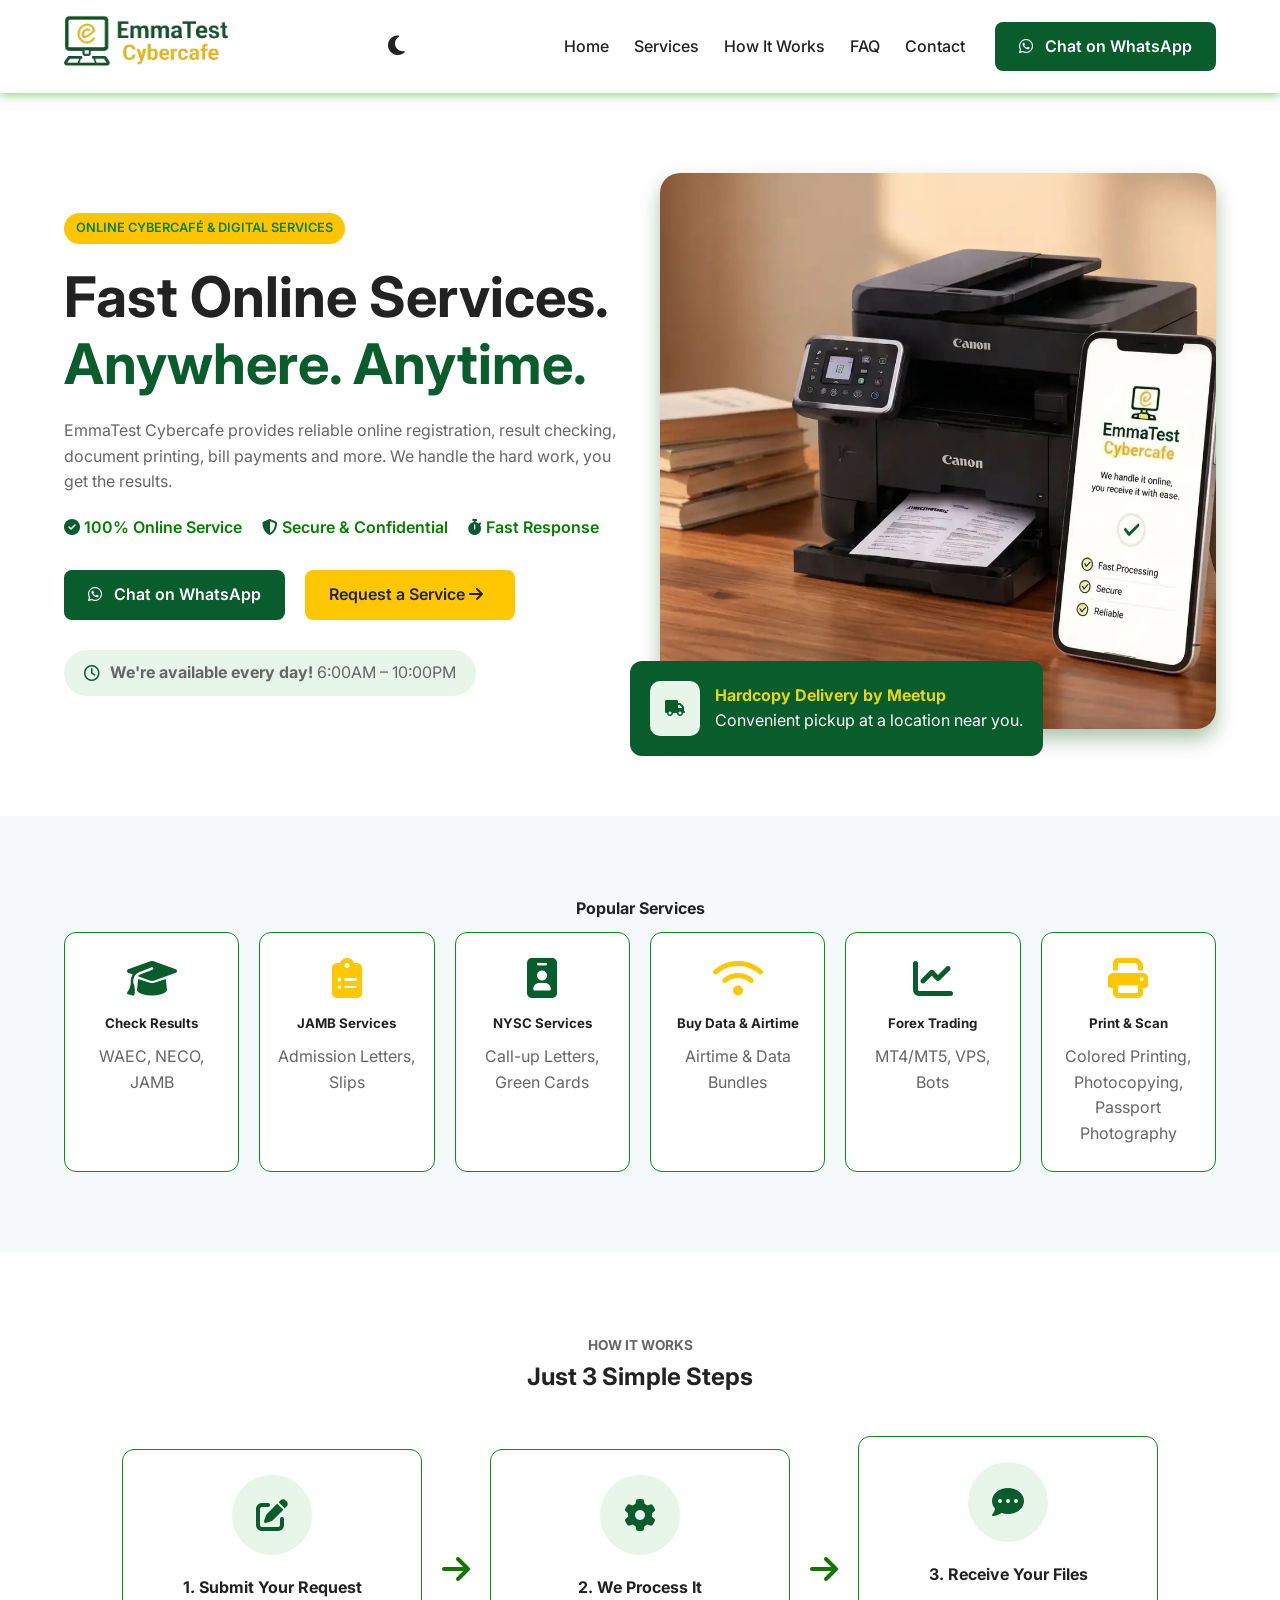
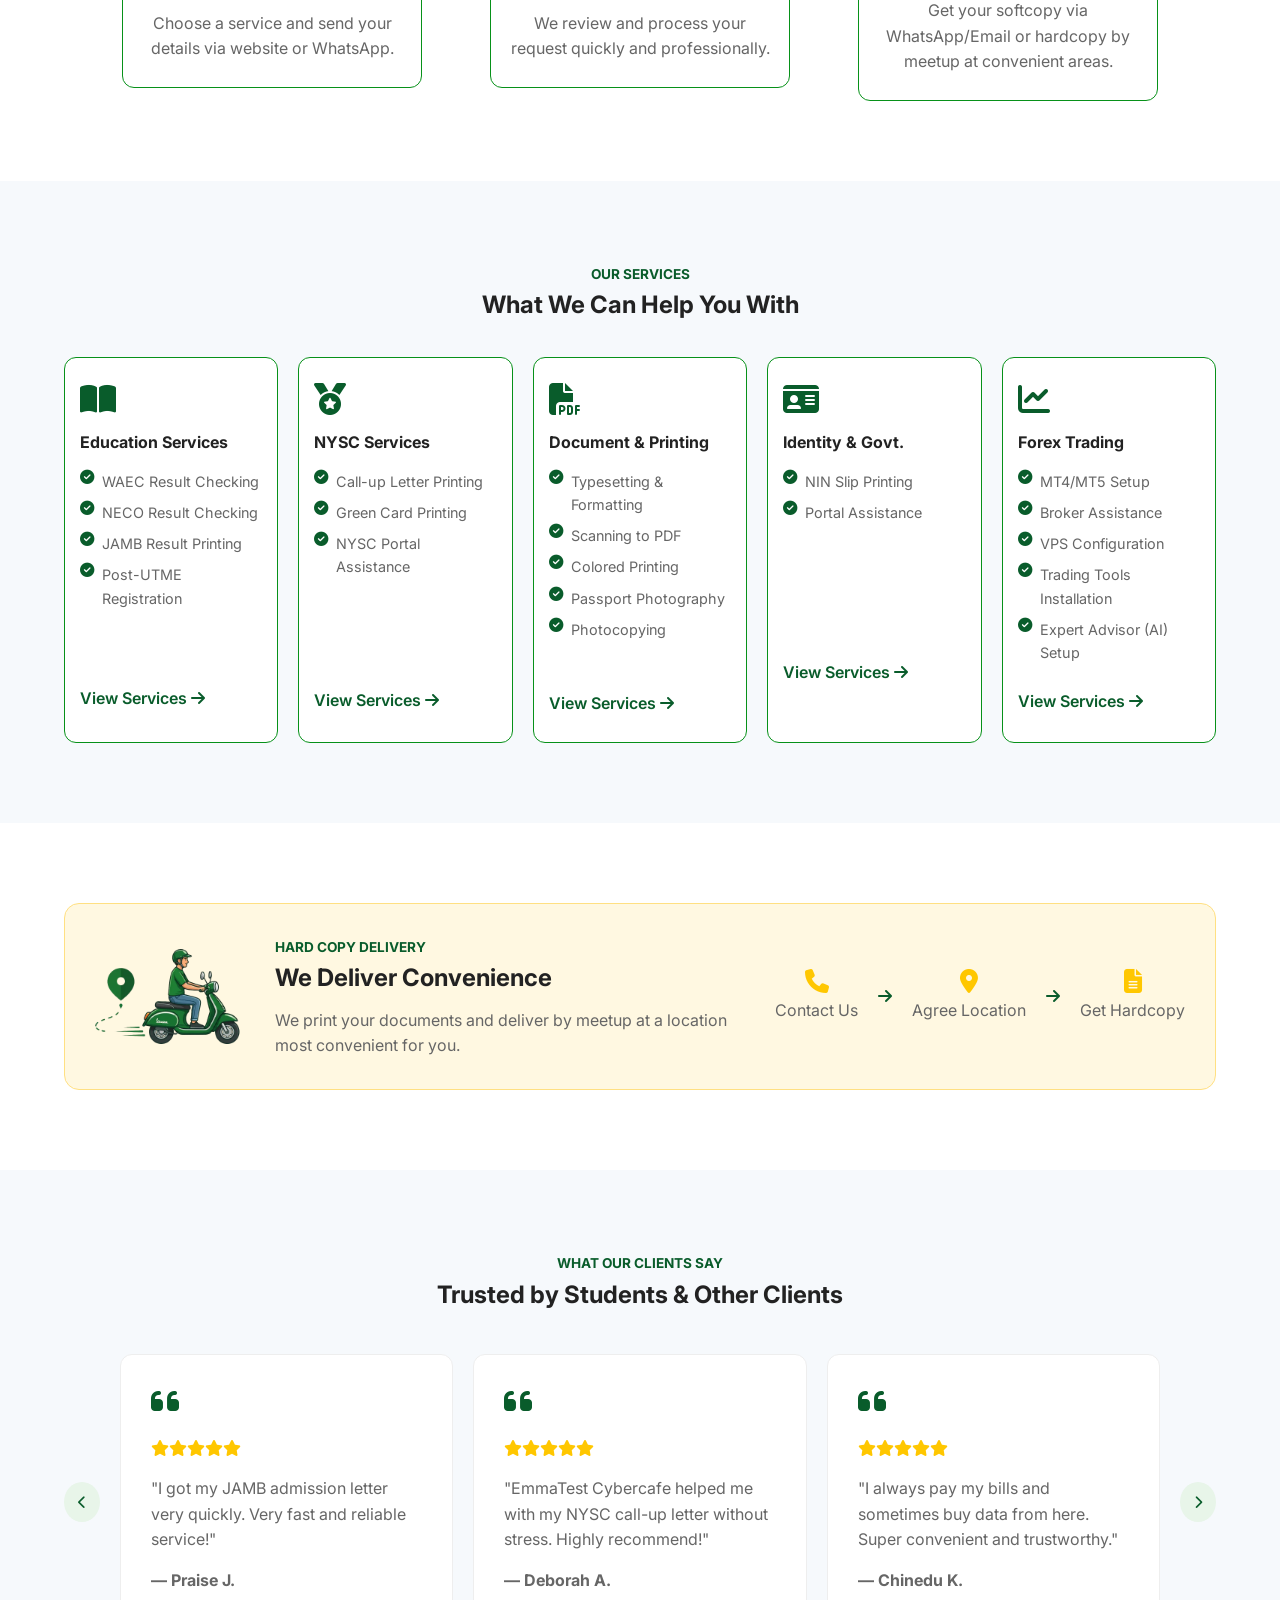
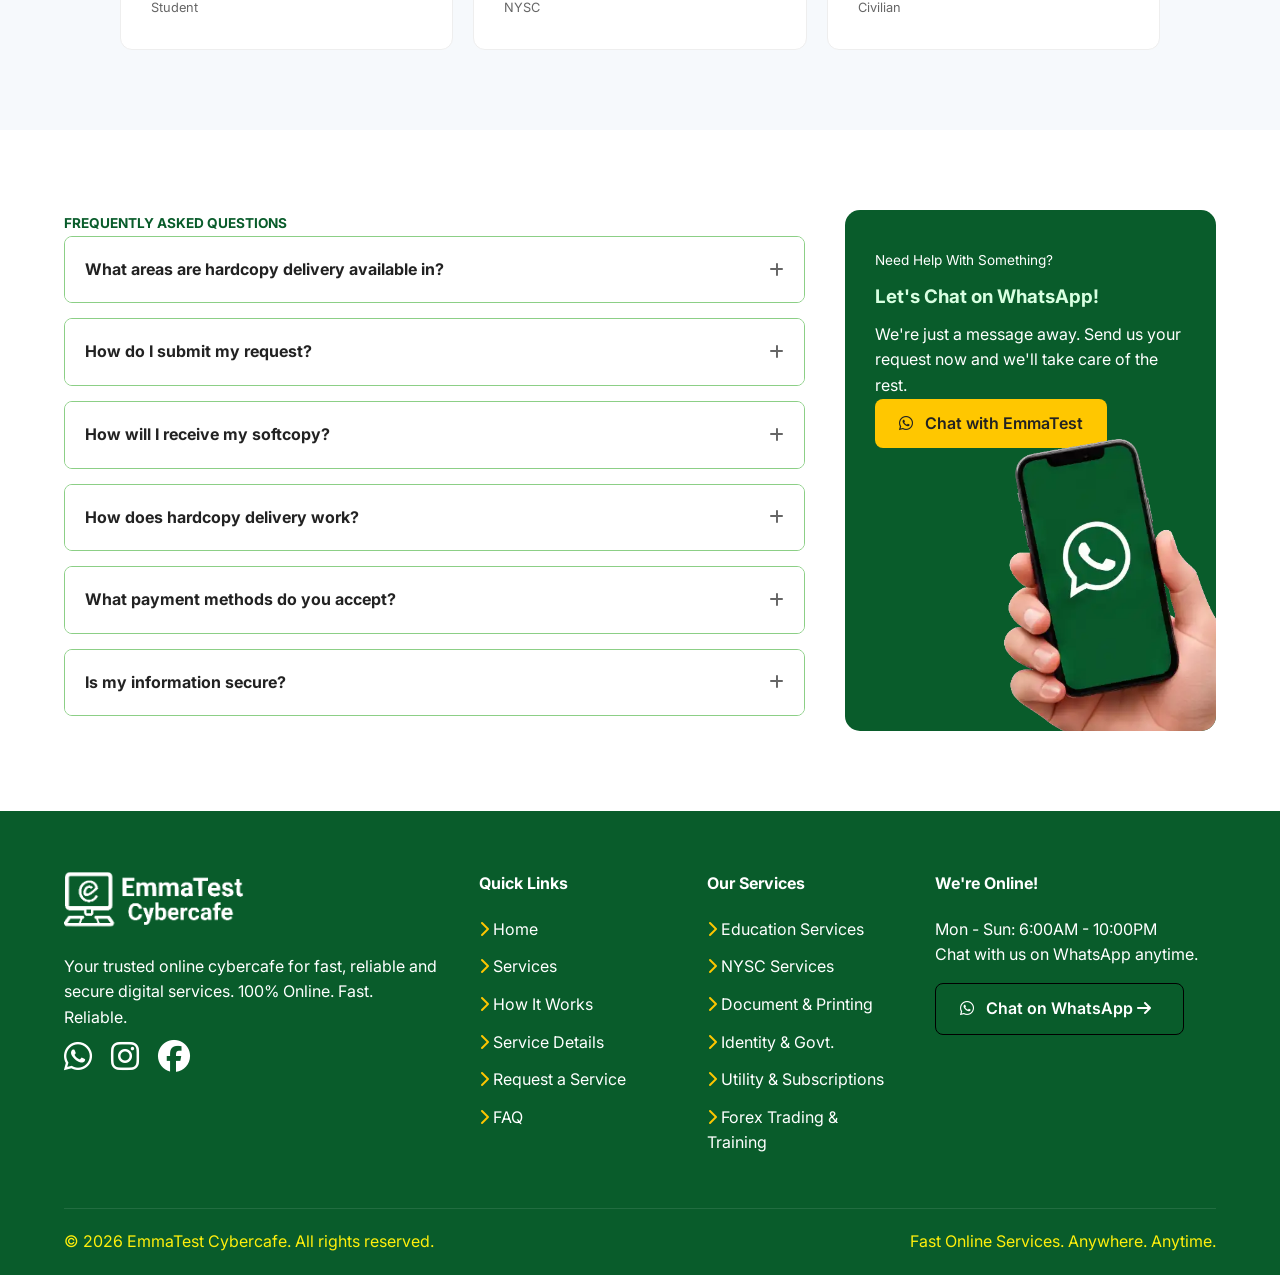
<file: index.html>
<!DOCTYPE html>
<html lang="en">
<head>
    <meta charset="UTF-8">
    <meta name="viewport" content="width=device-width, initial-scale=1.0">
    <!-- Google tag (gtag.js) -->
    <script async src="https://www.googletagmanager.com/gtag/js?id=G-Z7LPN3E5WN"></script>
    <script>
    window.dataLayer = window.dataLayer || [];
    function gtag(){dataLayer.push(arguments);}
    gtag('js', new Date());

    gtag('config', 'G-Z7LPN3E5WN');
    </script>
    <meta name="google-site-verification" content="nEKgjVgNc_v4L0ELZXLwwJlzJTwfhxwVfBPLZarvjWM" />
    <title>EmmaTest Cybercafe | Fast 100% Online Digital Services</title>
    <meta name="description" content="Your trusted online cybercafe in Nigeria. Get fast, reliable assistance for JAMB, NYSC, document printing, utility bills, and Forex setup without leaving your home.">
    <meta name="keywords" content="online cybercafe, cybercafe Ogbomoso, NYSC registration, JAMB printing, Forex trading setup, document printing Nigeria">
    
    <link rel="canonical" href="https://emmanu31la.github.io/EmmaTest-Cybercafe/" />
    
    <meta property="og:title" content="EmmaTest Cybercafe | 100% Online Services">
    <meta property="og:description" content="Fast online registrations, NYSC, document printing, and Forex setup. Submit your request anywhere, anytime.">
    <meta property="og:image" content="images/hero-printer-phone.webp">
    <meta property="og:type" content="website">
    <link href="https://fonts.googleapis.com/css2?family=Inter:wght@400;500;600;700&display=swap" rel="stylesheet">
    <link rel="stylesheet" href="https://cdnjs.cloudflare.com/ajax/libs/font-awesome/6.4.0/css/all.min.css">
    <link rel="stylesheet" href="style.css">
    
    <link rel="apple-touch-icon" sizes="180x180" href="apple-touch-icon.png">
    <link rel="icon" type="image/png" sizes="32x32" href="favicon-32x32.png">
    <link rel="icon" type="image/png" sizes="16x16" href="favicon-16x16.png">
    <link rel="icon" type="image/png" sizes="192x192" href="android-chrome-192x192.png">
    <link rel="icon" href="favicon.ico">
    <link rel="manifest" href="site.webmanifest">

    <!-- Force Google to use the correct Site Name -->
    <script type="application/ld+json">
    {
      "@context": "https://schema.org",
      "@type": "WebSite",
      "name": "EmmaTest Cybercafe",
      "url": "https://emmanu31la.github.io/EmmaTest-Cybercafe/"
    }
    </script>
</head>
<body id="home">
    <header id="header">
        <div class="nav-container">
            <a href="#home" class="logo">
                <img src="images/logo.webp" alt="EmmaTest Cybercafe Logo" id="site-logo">
            </a>
            
            <div style="display: flex; align-items: center; gap: 20px;">
                <button id="theme-toggle" class="theme-btn" aria-label="Toggle Dark Mode">
                    <i class="fas fa-moon"></i>
                </button>
                <div class="menu-icon" id="menu-icon">
                    <i class="fas fa-bars"></i>
                </div>
            </div>
            <nav id="navbar">
                <ul class="nav-links">
                    <li><a href="#home" class="nav-link">Home</a></li>
                    <li><a href="#services" class="nav-link">Services</a></li>
                    <li><a href="#how-it-works" class="nav-link">How It Works</a></li>
                    <li><a href="#faq" class="nav-link">FAQ</a></li>
                    <li><a href="#footer" class="nav-link">Contact</a></li>
                </ul>
                <a href="https://wa.me/2348055755066" target="_blank" rel="noopener" class="btn btn-primary wa-link">
                    <i class="fab fa-whatsapp"></i> Chat on WhatsApp
                </a>
            </nav>
        </div>
    </header>

    <section class="hero section-padding">
        <div class="hero-content">
            <span class="badge">ONLINE CYBERCAFÉ & DIGITAL SERVICES</span>
            <h1>Fast Online Services.<br><span class="text-green">Anywhere. Anytime.</span></h1>
            <p>EmmaTest Cybercafe provides reliable online registration, result checking, document printing, bill payments and more. We handle the hard work, you get the results.</p>

            <ul class="hero-features">
                <li><i class="fas fa-check-circle text-green"></i> 100% Online Service</li>
                <li><i class="fas fa-shield-alt text-green"></i> Secure & Confidential</li>
                <li><i class="fas fa-stopwatch text-green"></i> Fast Response</li>
            </ul>

            <div class="hero-buttons">
                <a href="https://wa.me/2348055755066" target="_blank" rel="noopener" class="btn btn-primary wa-link"><i class="fab fa-whatsapp"></i> Chat on WhatsApp</a>
                <a href="request-service.html" class="btn btn-yellow">Request a Service <i class="fas fa-arrow-right"></i></a>
            </div>

            <div class="availability">
                <i class="far fa-clock text-green"></i>
                <div>
                    <strong>We're available every day!</strong>
                    <span>6:00AM – 10:00PM</span>
                </div>
            </div>
        </div>

        <div class="hero-image-container">
            <img src="images/hero-printer-phone.webp" alt="Printer and Phonne" class="main-img">
            <div class="floating-card hover-float">
                <div class="icon-box"><i class="fas fa-truck text-green"></i></div>
                <div>
                    <h4>Hardcopy Delivery by Meetup</h4>
                    <p>Convenient pickup at a location near you.</p>
                </div>
            </div>
        </div>
    </section>

    <section class="quick-services section-padding bg-light">
        <h4 class="text-center section-hub">Popular Services</h4>
        <div class="grid-container cards-6">
            <div class="card hover-float text-center">
                <i class="fas fa-graduation-cap icon-large text-green"></i>
                <h5>Check Results</h5>
                <p>WAEC, NECO, JAMB</p>
            </div>
            <div class="card hover-float text-center">
                <i class="fas fa-clipboard-list icon-large text-yellow"></i>
                <h5>JAMB Services</h5>
                <p>Admission Letters, Slips</p>
            </div>
            <div class="card hover-float text-center">
                <i class="fas fa-id-badge icon-large text-green"></i>
                <h5>NYSC Services</h5>
                <p>Call-up Letters, Green Cards</p>
            </div>
            <div class="card hover-float text-center">
                <i class="fas fa-wifi icon-large text-yellow"></i>
                <h5>Buy Data & Airtime</h5>
                <p>Airtime & Data Bundles</p>
            </div>
            <div class="card hover-float text-center">
                <i class="fas fa-chart-line icon-large text-green"></i>
                <h5>Forex Trading</h5>
                <p>MT4/MT5, VPS, Bots</p>
            </div>
            <div class="card hover-float text-center">
                <i class="fas fa-print icon-large text-yellow"></i>
                <h5>Print & Scan</h5>
                <p>Colored Printing, Photocopying, Passport Photography</p>
            </div>
        </div>
    </section>

    <section id="how-it-works" class="section-padding text-center">
        <span class=" uppercase font-bold text-small">How It Works</span>
        <h2>Just 3 Simple Steps</h2>
        <div class="steps-container">
            <div class="step card hover-float">
                <div class="step-icon"><i class="fas fa-edit"></i></div>
                <h4>1. Submit Your Request</h4>
                <p>Choose a service and send your details via website or WhatsApp.</p>
            </div>
            <i class="fas fa-arrow-right step-arrow"></i>
            <div class="step card hover-float">
                <div class="step-icon"><i class="fas fa-cog"></i></div>
                <h4>2. We Process It</h4>
                <p>We review and process your request quickly and professionally.</p>
            </div>
            <i class="fas fa-arrow-right step-arrow"></i>
            <div class="step card hover-float">
                <div class="step-icon"><i class="fas fa-comment-dots"></i></div>
                <h4>3. Receive Your Files</h4>
            <p>Get your softcopy via WhatsApp/Email or hardcopy by meetup at convenient areas.</p>
            </div>
        </div>
    </section>

    <section id="services" class="section-padding bg-light">
        <div class="text-center mb-4">
            <span class="text-green uppercase font-bold text-small">Our Services</span>
            <h2>What We Can Help You With</h2>
        </div>
        <div class="grid-container cards-5">
            <div class="card service-card hover-float">
                <i class="fas fa-book-open icon-medium text-green"></i>
                <h4>Education Services</h4>
                <ul>
                    <li><i class="fas fa-check-circle text-green"></i> WAEC Result Checking</li>
                    <li><i class="fas fa-check-circle text-green"></i> NECO Result Checking</li>
                    <li><i class="fas fa-check-circle text-green"></i> JAMB Result Printing</li>
                    <li><i class="fas fa-check-circle text-green"></i> Post-UTME Registration</li>
                </ul><br><br>
                <a href="service-details.html" class="link-green">View Services <i class="fas fa-arrow-right"></i></a>
            </div>
            <div class="card service-card hover-float">
                <i class="fas fa-medal icon-medium text-green"></i>
                <h4>NYSC Services</h4>
                <ul>
                    <li><i class="fas fa-check-circle text-green"></i> Call-up Letter Printing</li>
                    <li><i class="fas fa-check-circle text-green"></i> Green Card Printing</li>
                    <li><i class="fas fa-check-circle text-green"></i> NYSC Portal Assistance</li><br>
                </ul><br><br>
                <a href="service-details.html" class="link-green">View Services <i class="fas fa-arrow-right"></i></a>
            </div>
            <div class="card service-card hover-float">
                <i class="fas fa-file-pdf icon-medium text-green"></i>
                <h4>Document & Printing</h4>
                <ul>
                    <li><i class="fas fa-check-circle text-green"></i> Typesetting & Formatting</li>
                    <li><i class="fas fa-check-circle text-green"></i> Scanning to PDF</li>
                    <li><i class="fas fa-check-circle text-green"></i> Colored Printing</li>
                    <li><i class="fas fa-check-circle text-green"></i> Passport Photography</li>
                    <li><i class="fas fa-check-circle text-green"></i> Photocopying</li>
                </ul><br>
                <a href="service-details.html" class="link-green">View Services <i class="fas fa-arrow-right"></i></a>
            </div>
            <div class="card service-card hover-float">
                <i class="fas fa-id-card icon-medium text-green"></i>
                <h4>Identity & Govt.</h4>
                <ul>
                    <li><i class="fas fa-check-circle text-green"></i> NIN Slip Printing</li>
                    <li><i class="fas fa-check-circle text-green"></i> Portal Assistance</li><br>
                </ul><br><br><br>
                <a href="service-details.html" class="link-green">View Services <i class="fas fa-arrow-right"></i></a>
            </div>
            <div class="card service-card hover-float">
                <i class="fas fa-chart-line icon-medium text-green"></i>
                <h4>Forex Trading</h4>
                <ul>
                    <li><i class="fas fa-check-circle text-green"></i> MT4/MT5 Setup</li>
                    <li><i class="fas fa-check-circle text-green"></i> Broker Assistance</li>
                    <li><i class="fas fa-check-circle text-green"></i> VPS Configuration</li>
                    <li><i class="fas fa-check-circle text-green"></i> Trading Tools Installation</li>
                    <li><i class="fas fa-check-circle text-green"></i> Expert Advisor (AI) Setup</li>
                </ul>
                <a href="service-details.html" class="link-green">View Services <i class="fas fa-arrow-right"></i></a>
            </div>
        </div>
    </section>

    <section class="section-padding">
        <div class="delivery-banner hover-float">
            <img src="images/scooter.webp" alt="Hardcopy document delivery meetup in Ogbomoso" class="scooter-img">
            <div class="banner-text">
                <span class="text-green uppercase text-small font-bold">Hard Copy Delivery</span>
                <h2>We Deliver Convenience</h2>
                <p>We print your documents and deliver by meetup at a location most convenient for you.</p>
            </div>
            <div class="banner-steps">
                <div class="b-step"><i class="fas fa-phone text-yellow"></i> <p>Contact Us</p></div>
                <i class="fas fa-arrow-right text-green"></i>
                <div class="b-step"><i class="fas fa-map-marker-alt text-yellow"></i> <p>Agree Location</p></div>
                <i class="fas fa-arrow-right text-green"></i>
                <div class="b-step"><i class="fas fa-file-alt text-yellow"></i> <p>Get Hardcopy</p></div>
            </div>
        </div>
    </section>

    <section id="testimonials" class="section-padding text-center bg-light">
        <span class="text-green uppercase font-bold text-small">What Our Clients Say</span>
        <h2>Trusted by Students & Other Clients</h2>

        <div class="testimonial-wrapper">
            <button id="prevTestimonial" class="slider-btn" title="Previous testimonial" aria-label="Previous testimonial"><i class="fas fa-chevron-left"></i></button>
            <div class="testimonial-container" id="testimonial-container">
            </div>
            <button id="nextTestimonial" class="slider-btn" title="Next testimonial" aria-label="Next testimonial"><i class="fas fa-chevron-right"></i></button>
        </div>
    </section>

    <section id="faq" class="section-padding">
        <div class="faq-chat-grid">
            <div class="faq-section">
                <span class="text-green uppercase font-bold text-small">Frequently Asked Questions</span>
                <div class="accordion">
                    <div class="accordion-item">
                        <div class="accordion-header">
                            <h4>What areas are hardcopy delivery available in?</h4>
                            <i class="fas fa-plus"></i>
                        </div>
                        <div class="accordion-content">
                            <p>Hard Copy meet up for delivery is only available in various places in Ogbomoso, Oyo Nigeria. Delivery to other states will include an additional shipping fee.</p>
                        </div>
                    </div>
                    <div class="accordion-item">
                        <div class="accordion-header">
                            <h4>How do I submit my request?</h4>
                            <i class="fas fa-plus"></i>
                        </div>
                        <div class="accordion-content">
                            <p>You can submit your request by clicking any "Request a Service" button or sending us a direct message on WhatsApp with your details.</p>
                        </div>
                    </div>
                    <div class="accordion-item">
                        <div class="accordion-header">
                            <h4>How will I receive my softcopy?</h4>
                            <i class="fas fa-plus"></i>
                        </div>
                        <div class="accordion-content">
                            <p>Softcopies are securely sent directly to your WhatsApp or Email address upon completion.</p>
                        </div>
                    </div>
                    <div class="accordion-item">
                        <div class="accordion-header">
                            <h4>How does hardcopy delivery work?</h4>
                            <i class="fas fa-plus"></i>
                        </div>
                        <div class="accordion-content">
                            <p>We agree on a convenient public meetup location and bring your printed documents directly to you.</p>
                        </div>
                    </div>
                    <div class="accordion-item">
                        <div class="accordion-header">
                            <h4>What payment methods do you accept?</h4>
                            <i class="fas fa-plus"></i>
                        </div>
                        <div class="accordion-content">
                            <p>We accept bank transfers. Account details will be provided when you finalize your request.</p>
                        </div>
                    </div>
                    <div class="accordion-item">
                        <div class="accordion-header">
                            <h4>Is my information secure?</h4>
                            <i class="fas fa-plus"></i>
                        </div>
                        <div class="accordion-content">
                            <p>Yes, 100%!. All personal data and login details provided for registrations are kept strictly confidential and deleted after service completion.</p>
                        </div>
                    </div>
                </div>
            </div>
            <div class="cta-card hover-float">
                <div class="cta-content">
                    <p class="text-small">Need Help With Something?</p>
                    <h3>Let's Chat on WhatsApp!</h3>
                    <p>We're just a message away. Send us your request now and we'll take care of the rest.</p>
                    <a href="https://wa.me/2348055755066" target="_blank" rel="noopener" class="btn btn-yellow wa-link"><i class="fab fa-whatsapp"></i> Chat with EmmaTest</a>
                </div>
                <img src="images/hand-phone.webp" alt="Appointments and requests can me made online through your mobile phone" class="cta-img">
            </div>
        </div>
    </section>

    <footer id="footer">
        <div class="footer-grid">
            <div class="footer-brand">
                <img src="images/logo.webp" alt="Logo" class="footer-logo">
                <p>Your trusted online cybercafe for fast, reliable and secure digital services. 100% Online. Fast. Reliable.</p>
                <div class="social-icons">
                    <a href="https://wa.me/2348055755066" target="_blank" rel="noopener" title="Chat on WhatsApp" aria-label="Chat on WhatsApp"><i class="fab fa-whatsapp"></i></a>
                    <a href="https://instagram.com" target="_blank" rel="noopener" title="Follow on Instagram" aria-label="Follow on Instagram"><i class="fab fa-instagram"></i></a>
                    <a href="https://facebook.com" target="_blank" rel="noopener" title="Follow on Facebook" aria-label="Follow on Facebook"><i class="fab fa-facebook"></i></a>
                </div>
            </div>
            <div class="footer-links">
                <h4>Quick Links</h4>
                <ul>
                    <li><i class="fas fa-chevron-right text-yellow"></i> <a href="index.html#home">Home</a></li>
                    <li><i class="fas fa-chevron-right text-yellow"></i> <a href="index.html#services">Services</a></li>
                    <li><i class="fas fa-chevron-right text-yellow"></i> <a href="index.html#how-it-works">How It Works</a></li>
                    <li><i class="fas fa-chevron-right text-yellow"></i> <a href="service-details.html">Service Details</a></li>
                    <li><i class="fas fa-chevron-right text-yellow"></i> <a href="request-service.html">Request a Service</a></li>
                    <li><i class="fas fa-chevron-right text-yellow"></i> <a href="index.html#faq">FAQ</a></li>
                </ul>
            </div>
            <div class="footer-links">
                <h4>Our Services</h4>
                <ul>
                    <li><i class="fas fa-chevron-right text-yellow"></i> <a href="service-details.html">Education Services</a></li>
                    <li><i class="fas fa-chevron-right text-yellow"></i> <a href="service-details.html">NYSC Services</a></li>
                    <li><i class="fas fa-chevron-right text-yellow"></i> <a href="service-details.html">Document & Printing</a></li>
                    <li><i class="fas fa-chevron-right text-yellow"></i> <a href="service-details.html">Identity & Govt.</a></li>
                    <li><i class="fas fa-chevron-right text-yellow"></i> <a href="service-details.html">Utility & Subscriptions</a></li>
                    <li><i class="fas fa-chevron-right text-yellow"></i> <a href="service-details.html">Forex Trading & Training</a></li>
                </ul>
            </div>
            <div class="footer-contact">
                <h4>We're Online!</h4>
                <p>Mon - Sun: 6:00AM - 10:00PM<br>Chat with us on WhatsApp anytime.</p>
                <a href="https://wa.me/2348055755066" target="_blank" rel="noopener" class="btn btn-outline-white wa-link">
                    <i class="fab fa-whatsapp"></i> Chat on WhatsApp <i class="fas fa-arrow-right"></i>
                </a>
            </div>
        </div>
        <div class="footer-bottom">
            <p>&copy; 2026 EmmaTest Cybercafe. All rights reserved.</p>
            <p>Fast Online Services. Anywhere. Anytime.</p>
        </div>
    </footer>

    <script src="script.js"></script>
</body>
</html>
</file>
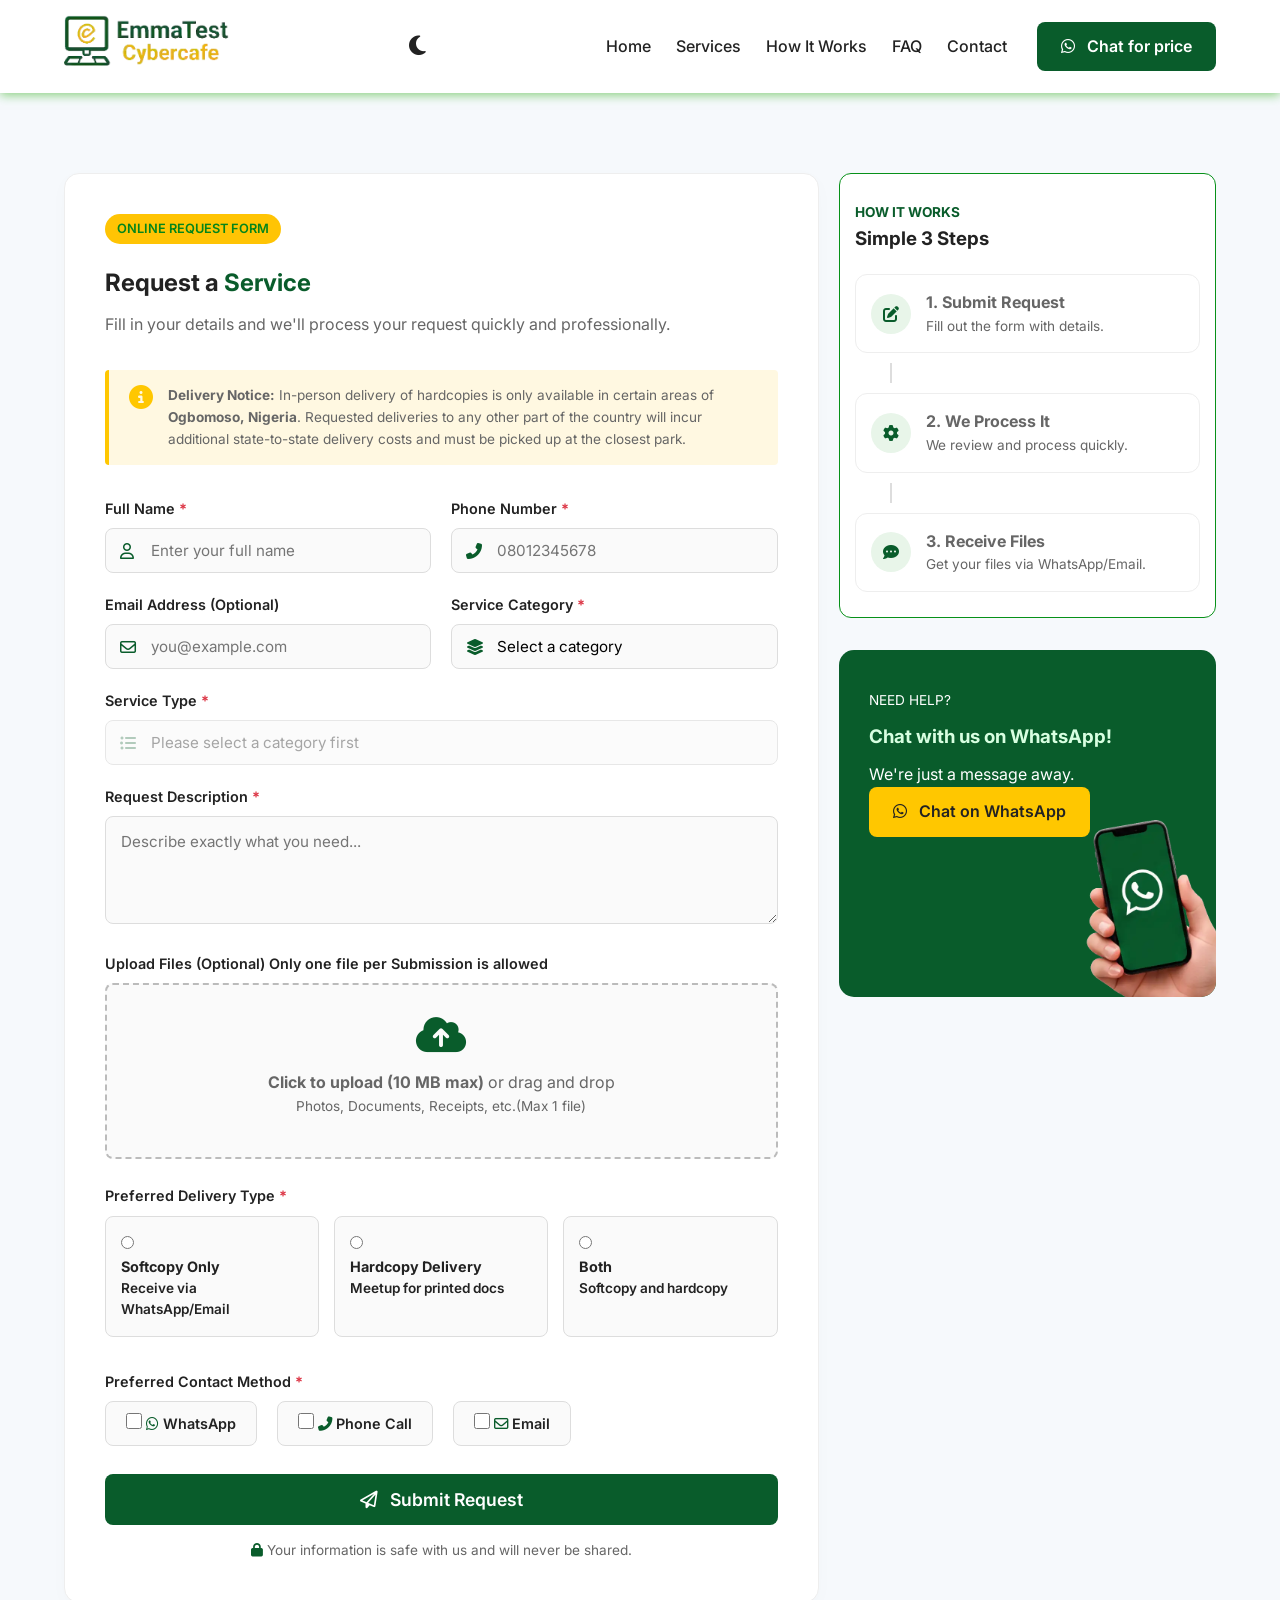
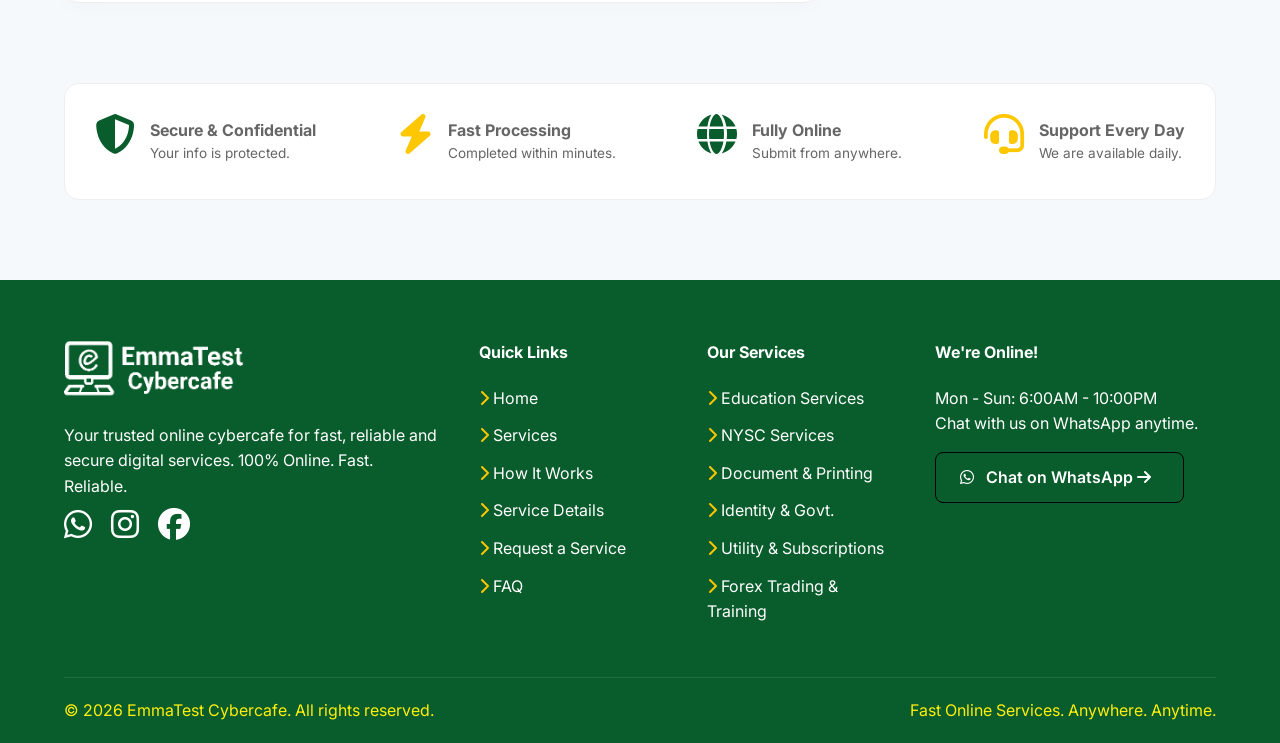
<file: request-service.html>
<!DOCTYPE html>
<html lang="en">
<head>
    <meta charset="UTF-8">
    <meta name="viewport" content="width=device-width, initial-scale=1.0">
    <!-- Google tag (gtag.js) -->
    <script async src="https://www.googletagmanager.com/gtag/js?id=G-Z7LPN3E5WN"></script>
    <script>
    window.dataLayer = window.dataLayer || [];
    function gtag(){dataLayer.push(arguments);}
    gtag('js', new Date());

    gtag('config', 'G-Z7LPN3E5WN');
    </script>
    <title>Request a Service | EmmaTest Cybercafe</title>
    <meta name="description" content="Submit your digital request online. Fast processing for registrations, printing, and Forex services with secure delivery options.">

    <link rel="canonical" href="https://emmanu31la.github.io/EmmaTest-Cybercafe/request-service.html" />

    <link href="https://fonts.googleapis.com/css2?family=Inter:wght@400;500;600;700&display=swap" rel="stylesheet">
    <link rel="stylesheet" href="https://cdnjs.cloudflare.com/ajax/libs/font-awesome/6.4.0/css/all.min.css">
    <link rel="stylesheet" href="style.css">

    <link rel="apple-touch-icon" sizes="180x180" href="apple-touch-icon.png">
    <link rel="icon" type="image/png" sizes="32x32" href="favicon-32x32.png">
    <link rel="icon" type="image/png" sizes="16x16" href="favicon-16x16.png">
    <link rel="icon" href="favicon.ico">
    <link rel="manifest" href="site.webmanifest">
</head>
<body id="home" class="bg-light">

    <header id="header">
        <div class="nav-container">
            <a href="index.html" class="logo">
                <img src="images/logo.webp" alt="EmmaTest Cybercafe Logo" id="site-logo">
            </a>
            <div style="display: flex; align-items: center; gap: 20px;">
                <button id="theme-toggle" class="theme-btn" aria-label="Toggle Dark Mode">
                    <i class="fas fa-moon"></i>
                </button>
                <div class="menu-icon" id="menu-icon">
                    <i class="fas fa-bars"></i>
                </div>
            </div>
            <nav id="navbar">
                <ul class="nav-links">
                    <li><a href="index.html" class="nav-link">Home</a></li>
                    <li><a href="service-details.html" class="nav-link">Services</a></li>
                    <li><a href="index.html#how-it-works" class="nav-link">How It Works</a></li>
                    <li><a href="index.html#faq" class="nav-link">FAQ</a></li>
                    <li><a href="#footer" class="nav-link">Contact</a></li>
                </ul>
                <a href="https://wa.me/2348055755066" target="_blank" rel="noopener" class="btn btn-primary wa-link">
                    <i class="fab fa-whatsapp"></i> Chat for price
                </a>
            </nav>
        </div>
    </header>

    <section class="section-padding">
        <div class="grid-container form-layout-grid">
            
            <div class="form-container">
                <span class="badge mb-2">ONLINE REQUEST FORM</span>
                <h1>Request a <span class="text-green">Service</span></h1>
                <p class="mb-4">Fill in your details and we'll process your request quickly and professionally.</p>

                <div class="disclaimer-banner hover-float mb-4">
                    <i class="fas fa-info-circle text-yellow" style="font-size: 1.5rem;"></i>
                    <p class="text-small"><strong>Delivery Notice:</strong> In-person delivery of hardcopies is only available in certain areas of <strong>Ogbomoso, Nigeria</strong>. Requested deliveries to any other part of the country will incur additional state-to-state delivery costs and must be picked up at the closest park.</p>
                </div>

                <form id="serviceForm" class="cyber-form" novalidate>
                    
                    <div class="form-row">
                        <div class="form-group">
                            <label>Full Name <span class="text-red">*</span></label>
                            <div class="input-wrapper">
                                <i class="far fa-user"></i>
                                <input type="text" id="fullName" placeholder="Enter your full name" required>
                            </div>
                        </div>
                        <div class="form-group">
                            <label>Phone Number <span class="text-red">*</span></label>
                            <div class="input-wrapper">
                                <i class="fas fa-phone-alt"></i>
                                <input type="tel" id="phoneNumber" placeholder="08012345678" required>
                            </div>
                        </div>
                    </div>

                    <div class="form-row">
                        <div class="form-group">
                            <label>Email Address (Optional)</label>
                            <div class="input-wrapper">
                                <i class="far fa-envelope"></i>
                                <input type="email" id="emailAdd" placeholder="you@example.com">
                            </div>
                        </div>
                        <div class="form-group">
                            <label>Service Category <span class="text-red">*</span></label>
                            <div class="input-wrapper">
                                <i class="fas fa-layer-group"></i>
                                <select id="serviceCategory" required title="Select a service category">
                                    <option value="" disabled selected>Select a category</option>
                                    <option value="education">Education Services</option>
                                    <option value="nysc">NYSC Services</option>
                                    <option value="document">Document & Printing</option>
                                    <option value="identity">Identity & Govt. Services</option>
                                    <option value="utility">Utility & Subscriptions</option>
                                    <option value="additional">Additional Services</option>
                                    <option value="forex">Forex Trading and Training</option>
                                </select>
                            </div>
                        </div>
                    </div>

                    <div class="form-group">
                        <label>Service Type <span class="text-red">*</span></label>
                        <div class="input-wrapper">
                            <i class="fas fa-list-ul"></i>
                            <select id="serviceType" required disabled title="Select a service type">
                                <option value="" disabled selected>Please select a category first</option>
                            </select>
                        </div>
                    </div>

                    <div class="form-group">
                        <label>Request Description <span class="text-red">*</span></label>
                        <textarea id="requestDesc" rows="4" placeholder="Describe exactly what you need..." required></textarea>
                    </div>

                    <div class="form-group">
                        <label>Upload Files (Optional) Only one file per Submission is allowed</label>
                        <div class="file-upload-box hover-float">
                            <i class="fas fa-cloud-upload-alt text-green icon-large"></i>
                            <p><strong>Click to upload (10 MB max)</strong> or drag and drop</p>
                            <p class="text-small text-gray">Photos, Documents, Receipts, etc.(Max 1 file)</p>
                            <input type="file" id="fileUpload" multiple title="Upload Files" aria-label="Upload Files">
                            <div id="fileNameDisplay" style="margin-top: 10px; font-size: 0.85rem; color: var(--primary-green);"></div>
                        </div>
                    </div>

                    <div class="form-group mt-4" id="deliveryGroup">
                        <label>Preferred Delivery Type <span class="text-red">*</span></label>
                        <div class="radio-cards">
                            <label class="radio-card hover-float">
                                <input type="radio" name="deliveryType" value="Softcopy Only" required>
                                <div class="rc-content">
                                    <strong>Softcopy Only</strong>
                                    <p class="text-small">Receive via WhatsApp/Email</p>
                                </div>
                            </label>
                            <label class="radio-card hover-float">
                                <input type="radio" name="deliveryType" value="Hardcopy Delivery">
                                <div class="rc-content">
                                    <strong>Hardcopy Delivery</strong>
                                    <p class="text-small">Meetup for printed docs</p>
                                </div>
                            </label>
                            <label class="radio-card hover-float">
                                <input type="radio" name="deliveryType" value="Both">
                                <div class="rc-content">
                                    <strong>Both</strong>
                                    <p class="text-small">Softcopy and hardcopy</p>
                                </div>
                            </label>
                        </div>
                    </div>

                    <div class="form-group" id="locationGroup" style="display: none;">
                        <label>Preferred Meetup Location <span class="text-red">*</span></label>
                        <div class="input-wrapper">
                            <i class="fas fa-map-marker-alt"></i>
                            <input type="text" id="meetupLocation" placeholder="Enter preferred location in Ogbomoso or nearest park">
                        </div>
                    </div>

                    <div class="form-group mt-4" id="contactGroup">
                        <label>Preferred Contact Method <span class="text-red">*</span></label>
                        <div class="checkbox-group">
                            <label class="custom-checkbox hover-float"><input type="checkbox" name="contactMethod" value="WhatsApp" class="contact-cb"> <i class="fab fa-whatsapp text-green"></i> WhatsApp</label>
                            <label class="custom-checkbox hover-float"><input type="checkbox" name="contactMethod" value="Phone Call" class="contact-cb"> <i class="fas fa-phone-alt text-green"></i> Phone Call</label>
                            <label class="custom-checkbox hover-float"><input type="checkbox" name="contactMethod" value="Email" class="contact-cb"> <i class="far fa-envelope text-green"></i> Email</label>
                        </div>
                    </div>

                    <button type="submit" class="btn btn-primary w-100 hover-float" style="font-size: 1.1rem; padding: 15px;"><i class="far fa-paper-plane"></i> Submit Request</button>
                    <p class="text-center text-small mt-3"><i class="fas fa-lock text-green"></i> Your information is safe with us and will never be shared.</p>
                </form>
            </div>

            <div class="sidebar-container">
                <div class="card mb-4">
                    <span class="text-green uppercase font-bold text-small">HOW IT WORKS</span>
                    <h3 class="mb-3">Simple 3 Steps</h3>
                    <div class="mini-steps vertical">
                        <div class="m-step hover-float">
                            <div class="m-icon bg-light-green"><i class="fas fa-edit text-green"></i></div>
                            <div><strong>1. Submit Request</strong><p class="text-small">Fill out the form with details.</p></div>
                        </div>
                        <div class="step-divider"></div>
                        <div class="m-step hover-float">
                            <div class="m-icon bg-light-green"><i class="fas fa-cog text-green"></i></div>
                            <div><strong>2. We Process It</strong><p class="text-small">We review and process quickly.</p></div>
                        </div>
                        <div class="step-divider"></div>
                        <div class="m-step hover-float">
                            <div class="m-icon bg-light-green"><i class="fas fa-comment-dots text-green"></i></div>
                            <div><strong>3. Receive Files</strong><p class="text-small">Get your files via WhatsApp/Email.</p></div>
                        </div>
                    </div>
                </div>

                <div class="cta-card hover-float" style="padding-bottom: 160px;">
                    <div class="cta-content" style="padding-right: 0;">
                        <p class="text-small">NEED HELP?</p>
                        <h3>Chat with us on WhatsApp!</h3>
                        <p>We're just a message away.</p>
                        <a href="https://wa.me/2348055755066" target="_blank" rel="noopener" class="btn btn-yellow wa-link mt-2"><i class="fab fa-whatsapp"></i> Chat on WhatsApp</a>
                    </div>
                    <img src="images/hand-phone.webp" alt="Phone in hand" class="cta-img" style="width: 150px; bottom: -10px; right: -10px;">
                </div>
            </div>
        </div>
    </section>

    <section class="section-padding pt-0">
        <div class="features-banner hover-float">
            <div class="f-item"><i class="fas fa-shield-alt icon-large text-green"></i><div><strong>Secure & Confidential</strong><p class="text-small">Your info is protected.</p></div></div>
            <div class="f-item"><i class="fas fa-bolt icon-large text-yellow"></i><div><strong>Fast Processing</strong><p class="text-small">Completed within minutes.</p></div></div>
            <div class="f-item"><i class="fas fa-globe icon-large text-green"></i><div><strong>Fully Online</strong><p class="text-small">Submit from anywhere.</p></div></div>
            <div class="f-item"><i class="fas fa-headset icon-large text-yellow"></i><div><strong>Support Every Day</strong><p class="text-small">We are available daily.</p></div></div>
        </div>
    </section>

    <footer id="footer">
        <div class="footer-grid">
            <div class="footer-brand">
                <img src="images/logo.webp" alt="Logo" class="footer-logo">
                <p>Your trusted online cybercafe for fast, reliable and secure digital services. 100% Online. Fast. Reliable.</p>
                <div class="social-icons">
                    <a href="https://wa.me/2348055755066" target="_blank" rel="noopener" title="Chat on WhatsApp" aria-label="Chat on WhatsApp"><i class="fab fa-whatsapp"></i></a>
                    <a href="https://instagram.com" target="_blank" rel="noopener" title="Follow on Instagram" aria-label="Follow on Instagram"><i class="fab fa-instagram"></i></a>
                    <a href="https://facebook.com" target="_blank" rel="noopener" title="Follow on Facebook" aria-label="Follow on Facebook"><i class="fab fa-facebook"></i></a>
                </div>
            </div>
            <div class="footer-links">
                <h4>Quick Links</h4>
                <ul>
                    <li><i class="fas fa-chevron-right text-yellow"></i> <a href="index.html#home">Home</a></li>
                    <li><i class="fas fa-chevron-right text-yellow"></i> <a href="index.html#services">Services</a></li>
                    <li><i class="fas fa-chevron-right text-yellow"></i> <a href="index.html#how-it-works">How It Works</a></li>
                    <li><i class="fas fa-chevron-right text-yellow"></i> <a href="service-details.html">Service Details</a></li>
                    <li><i class="fas fa-chevron-right text-yellow"></i> <a href="request-service.html">Request a Service</a></li>
                    <li><i class="fas fa-chevron-right text-yellow"></i> <a href="index.html#faq">FAQ</a></li>
                </ul>
            </div>
            <div class="footer-links">
                <h4>Our Services</h4>
                <ul>
                    <li><i class="fas fa-chevron-right text-yellow"></i> <a href="service-details.html">Education Services</a></li>
                    <li><i class="fas fa-chevron-right text-yellow"></i> <a href="service-details.html">NYSC Services</a></li>
                    <li><i class="fas fa-chevron-right text-yellow"></i> <a href="service-details.html">Document & Printing</a></li>
                    <li><i class="fas fa-chevron-right text-yellow"></i> <a href="service-details.html">Identity & Govt.</a></li>
                    <li><i class="fas fa-chevron-right text-yellow"></i> <a href="service-details.html">Utility & Subscriptions</a></li>
                    <li><i class="fas fa-chevron-right text-yellow"></i> <a href="service-details.html">Forex Trading & Training</a></li>
                </ul>
            </div>
            <div class="footer-contact">
                <h4>We're Online!</h4>
                <p>Mon - Sun: 6:00AM - 10:00PM<br>Chat with us on WhatsApp anytime.</p>
                <a href="https://wa.me/2348055755066" target="_blank" rel="noopener" class="btn btn-outline-white wa-link">
                    <i class="fab fa-whatsapp"></i> Chat on WhatsApp <i class="fas fa-arrow-right"></i>
                </a>
            </div>
        </div>
        <div class="footer-bottom">
            <p>&copy; 2026 EmmaTest Cybercafe. All rights reserved.</p>
            <p>Fast Online Services. Anywhere. Anytime.</p>
        </div>
    </footer>

    <!-- Custom Error Toast Notification -->
    <div id="customToast" class="custom-toast">
        <div class="toast-content">
            <i class="fas fa-exclamation-circle text-red" style="font-size: 1.5rem;"></i>
            <div class="message">
                <span class="text-small font-bold" style="color: var(--dark-text);">Action Required</span>
                <p class="text-small" style="margin: 0;">Please fill out all required fields marked with a red star (*).</p>
            </div>
        </div>
    </div>

    <!-- Custom Success Toast Notification -->
    <div id="successToast" class="custom-toast success-toast">
        <div class="toast-content">
            <i class="fas fa-check-circle text-green" style="font-size: 1.5rem;"></i>
            <div class="message">
                <span class="text-small font-bold" style="color: var(--dark-text);">Request Sent!</span>
                <p class="text-small" style="margin: 0;">Redirecting you to WhatsApp...</p>
            </div>
        </div>
    </div>

    <script src="script.js"></script>
</body>
</html>
</file>
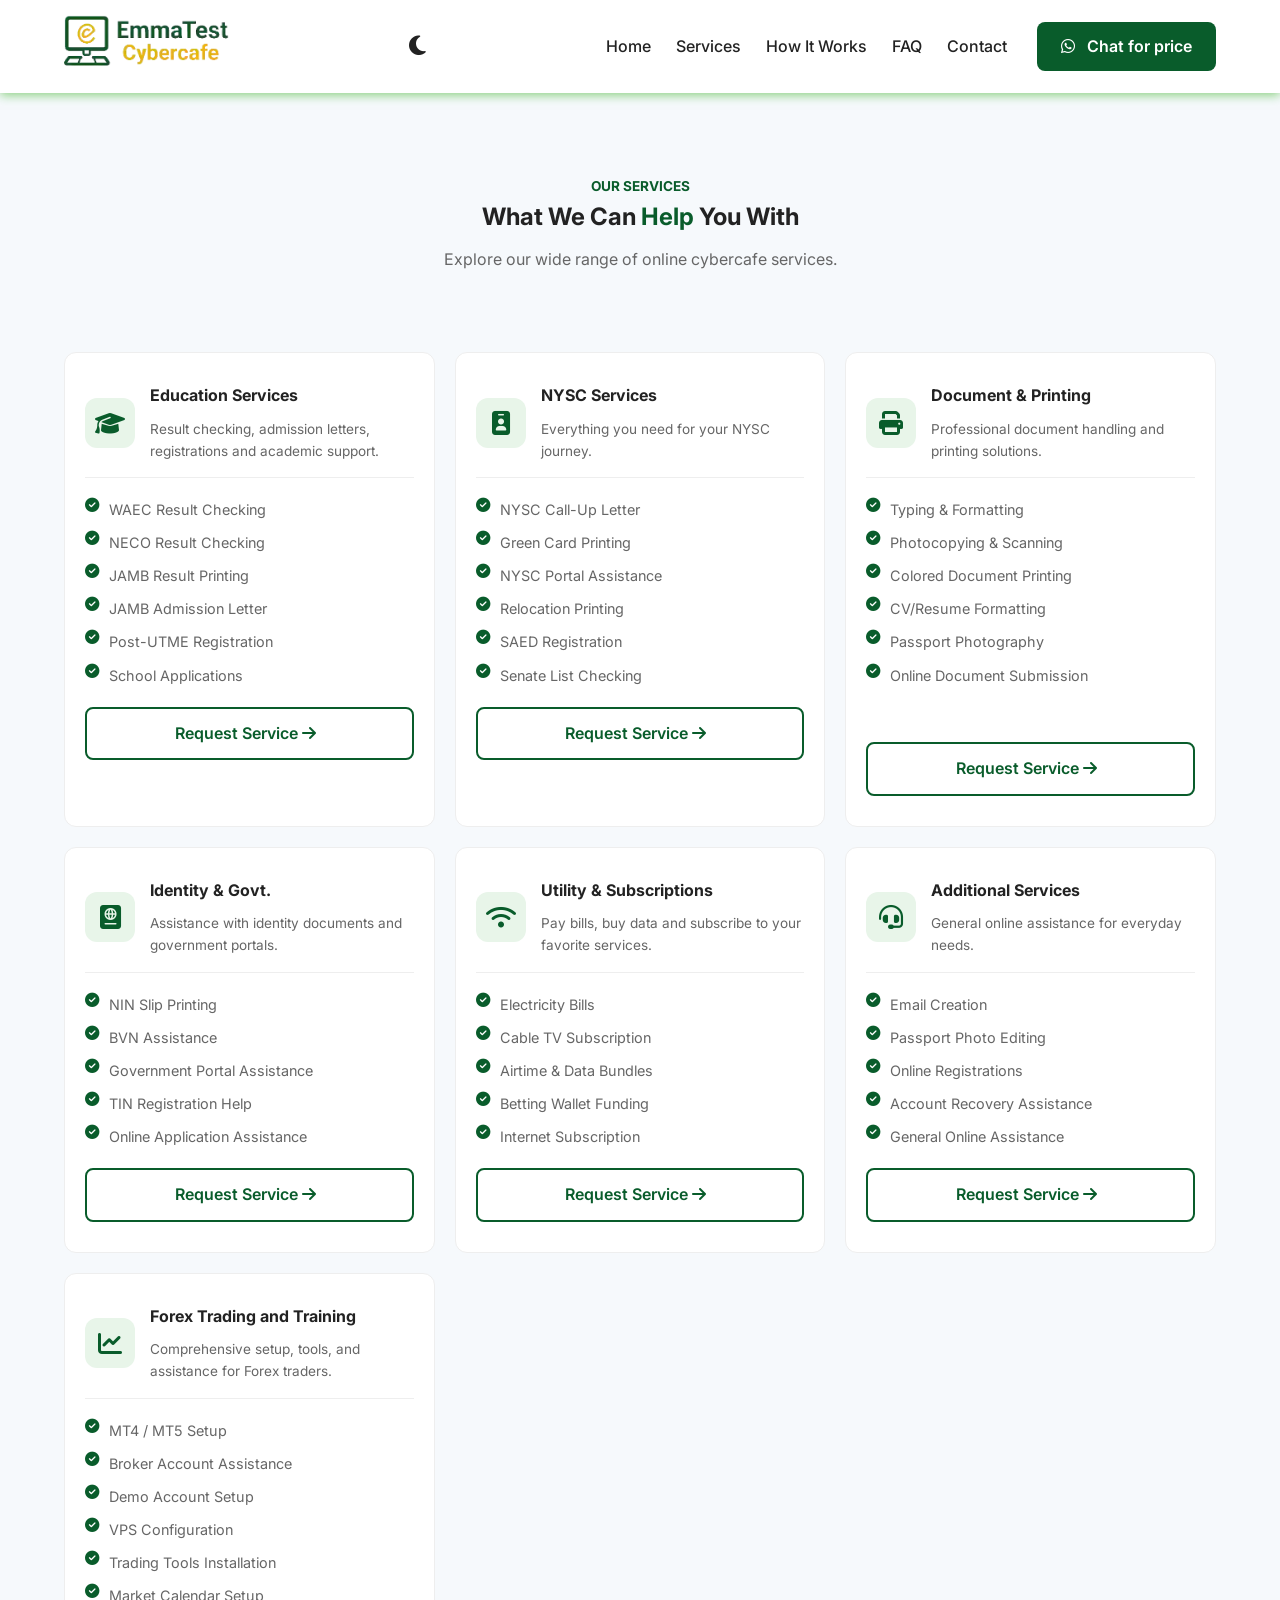
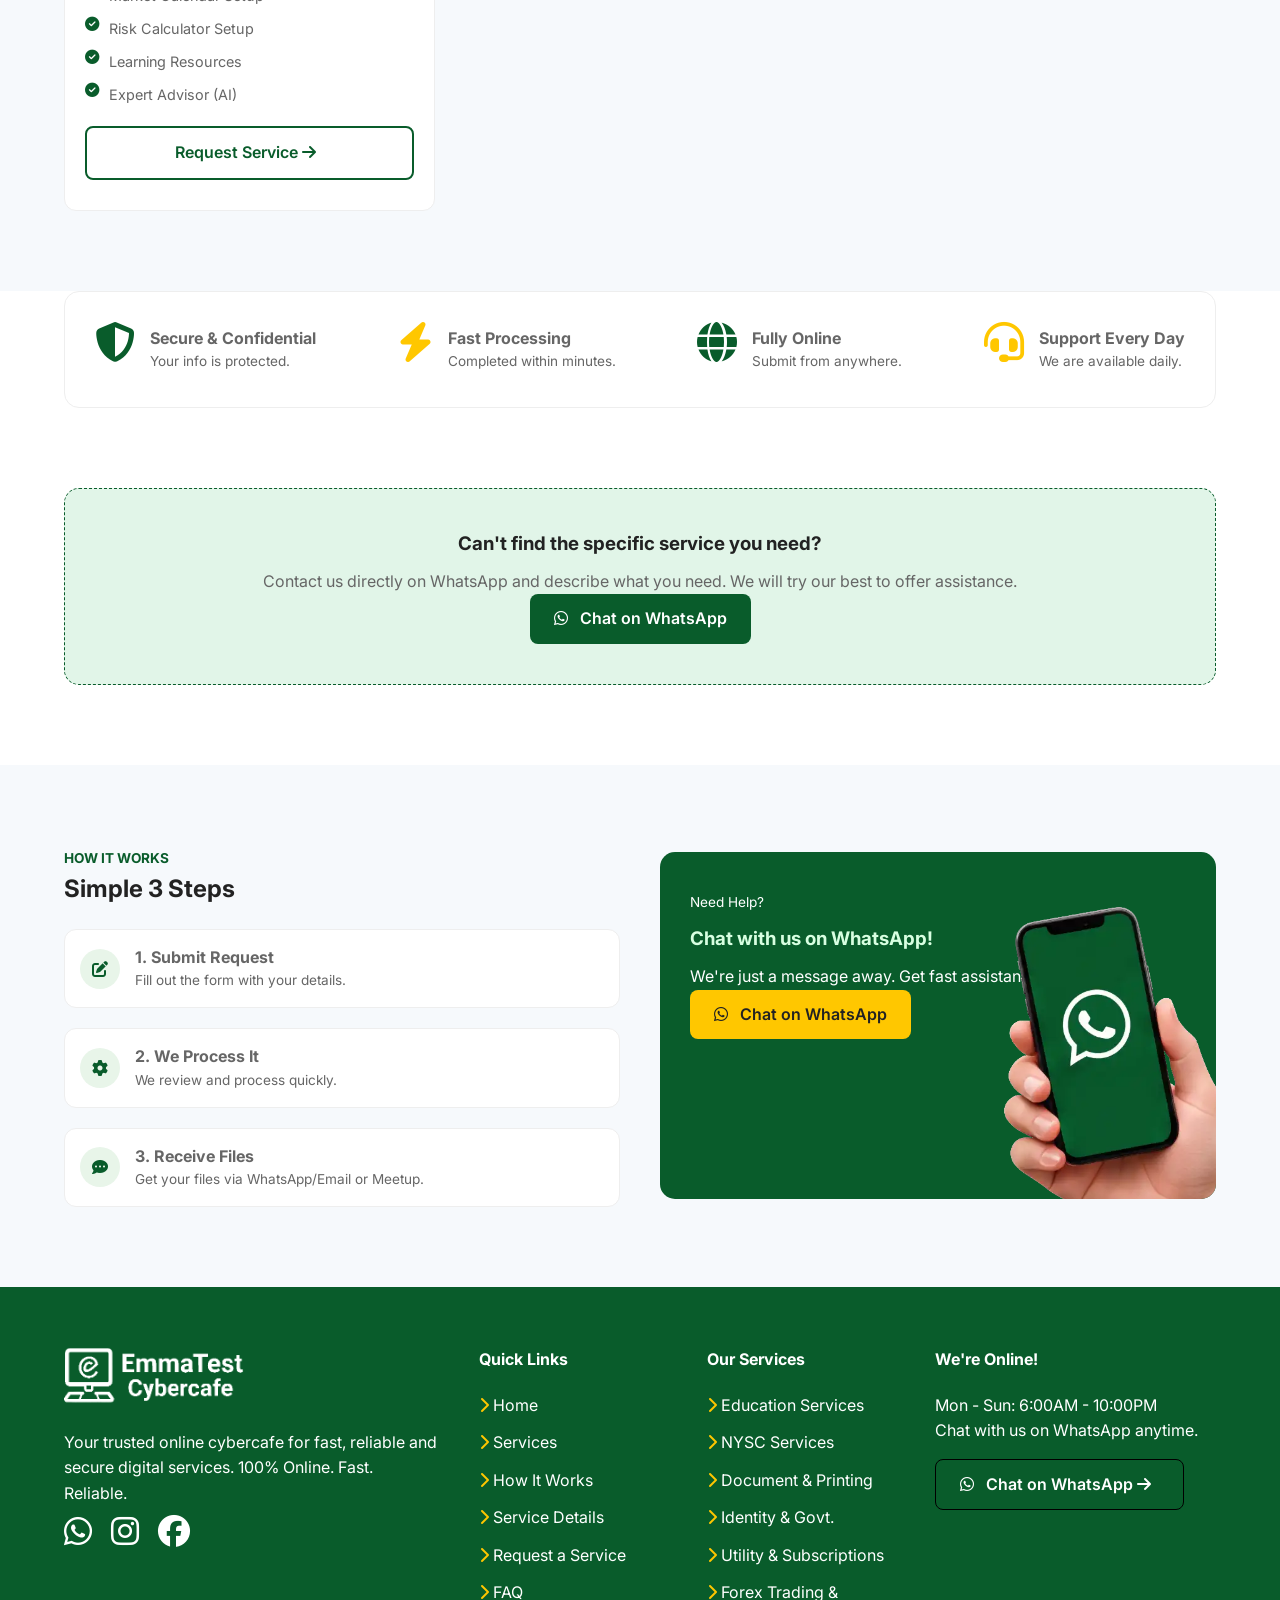
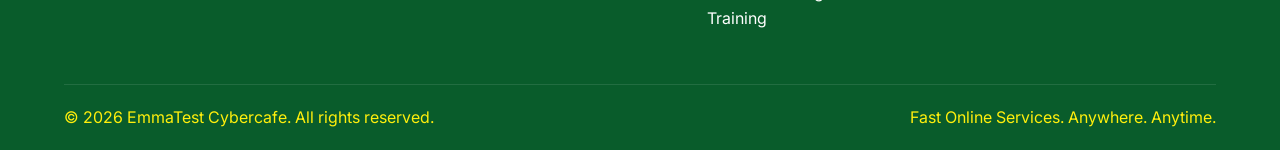
<file: service-details.html>
<!DOCTYPE html>
<html lang="en">
<head>
    <meta charset="UTF-8">
    <meta name="viewport" content="width=device-width, initial-scale=1.0">
    <!-- Google tag (gtag.js) -->
    <script async src="https://www.googletagmanager.com/gtag/js?id=G-Z7LPN3E5WN"></script>
    <script>
    window.dataLayer = window.dataLayer || [];
    function gtag(){dataLayer.push(arguments);}
    gtag('js', new Date());

    gtag('config', 'G-Z7LPN3E5WN');
    </script>
    <title>Our Services | EmmaTest Cybercafe</title>
    <meta name="description" content="Explore our wide range of digital services including Education, NYSC, Identity & Government portals, Utility subscriptions, and full Forex Trading setup.">
    <meta name="keywords" content="NYSC portal assistance, NIN slip printing, MT4 MT5 setup, buy data online, JAMB admission letter">

    <link rel="canonical" href="https://emmanu31la.github.io/EmmaTest-Cybercafe/service-details.html" />

    <link href="https://fonts.googleapis.com/css2?family=Inter:wght@400;500;600;700&display=swap" rel="stylesheet">
    <link rel="stylesheet" href="https://cdnjs.cloudflare.com/ajax/libs/font-awesome/6.4.0/css/all.min.css">
    <link rel="stylesheet" href="style.css">
    
    <link rel="apple-touch-icon" sizes="180x180" href="apple-touch-icon.png">
    <link rel="icon" type="image/png" sizes="32x32" href="favicon-32x32.png">
    <link rel="icon" type="image/png" sizes="16x16" href="favicon-16x16.png">
    <link rel="icon" href="favicon.ico">
    <link rel="manifest" href="site.webmanifest">
</head>
<body id="home">

    <header id="header">
        <div class="nav-container">
            <a href="index.html" class="logo">
                <img src="images/logo.webp" alt="EmmaTest Cybercafe Logo" id="site-logo">
            </a>
            <div style="display: flex; align-items: center; gap: 20px;">
                <button id="theme-toggle" class="theme-btn" aria-label="Toggle Dark Mode">
                    <i class="fas fa-moon"></i>
                </button>
                <div class="menu-icon" id="menu-icon">
                    <i class="fas fa-bars"></i>
                </div>
            </div>
            <nav id="navbar">
                <ul class="nav-links">
                    <li><a href="index.html" class="nav-link">Home</a></li>
                    <li><a href="service-details.html" class="nav-link">Services</a></li>
                    <li><a href="index.html#how-it-works" class="nav-link">How It Works</a></li>
                    <li><a href="index.html#faq" class="nav-link">FAQ</a></li>
                    <li><a href="#footer" class="nav-link">Contact</a></li>
                </ul>
                <a href="https://wa.me/2348055755066" target="_blank" rel="noopener" class="btn btn-primary wa-link">
                    <i class="fab fa-whatsapp"></i> Chat for price
                </a>
            </nav>
        </div>
    </header>

    <!-- Page Header -->
    <section class="section-padding text-center bg-light">
        <span class="text-green uppercase font-bold text-small">OUR SERVICES</span>
        <h1>What We Can <span class="text-green">Help</span> You With</h1>
        <p>Explore our wide range of online cybercafe services.</p>
    </section>

    <!-- Services Grid -->
    <section class="section-padding pt-0 bg-light">
        <div class="grid-container cards-3">
            <!-- Card 1 -->
            <div class="card service-detail-card hover-float">
                <div class="sd-header">
                    <div class="sd-icon bg-light-green"><i class="fas fa-graduation-cap text-green"></i></div>
                    <div>
                        <h4>Education Services</h4>
                        <p class="text-small">Result checking, admission letters, registrations and academic support.</p>
                    </div>
                </div>
                <ul class="sd-list">
                    <li><i class="fas fa-check-circle text-green"></i> WAEC Result Checking</li>
                    <li><i class="fas fa-check-circle text-green"></i> NECO Result Checking</li>
                    <li><i class="fas fa-check-circle text-green"></i> JAMB Result Printing</li>
                    <li><i class="fas fa-check-circle text-green"></i> JAMB Admission Letter</li>
                    <li><i class="fas fa-check-circle text-green"></i> Post-UTME Registration</li>
                    <li><i class="fas fa-check-circle text-green"></i> School Applications</li>
                </ul>
                <a href="request-service.html?category=education" class="btn btn-outline-green hover-black-text w-100 text-center mt-3">Request Service <i class="fas fa-arrow-right"></i></a>
            </div>

            <!-- Card 2 -->
            <div class="card service-detail-card hover-float">
                <div class="sd-header">
                    <div class="sd-icon bg-light-green"><i class="fas fa-id-badge text-green"></i></div>
                    <div>
                        <h4>NYSC Services</h4>
                        <p class="text-small">Everything you need for your NYSC journey.</p>
                    </div>
                </div>
                <ul class="sd-list">
                    <li><i class="fas fa-check-circle text-green"></i> NYSC Call-Up Letter</li>
                    <li><i class="fas fa-check-circle text-green"></i> Green Card Printing</li>
                    <li><i class="fas fa-check-circle text-green"></i> NYSC Portal Assistance</li>
                    <li><i class="fas fa-check-circle text-green"></i> Relocation Printing</li>
                    <li><i class="fas fa-check-circle text-green"></i> SAED Registration</li>
                    <li><i class="fas fa-check-circle text-green"></i> Senate List Checking</li>
                </ul>
                <a href="request-service.html?category=nysc" class="btn btn-outline-green hover-black-text w-100 text-center mt-3">Request Service <i class="fas fa-arrow-right"></i></a>
            </div>

            <!-- Card 3 -->
            <div class="card service-detail-card hover-float">
                <div class="sd-header">
                    <div class="sd-icon bg-light-green"><i class="fas fa-print text-green"></i></div>
                    <div>
                        <h4>Document & Printing</h4>
                        <p class="text-small">Professional document handling and printing solutions.</p>
                    </div>
                </div>
                <ul class="sd-list">
                    <li><i class="fas fa-check-circle text-green"></i> Typing & Formatting</li>
                    <li><i class="fas fa-check-circle text-green"></i> Photocopying & Scanning</li>
                    <li><i class="fas fa-check-circle text-green"></i> Colored Document Printing</li>
                    <li><i class="fas fa-check-circle text-green"></i> CV/Resume Formatting</li>
                    <li><i class="fas fa-check-circle text-green"></i> Passport Photography</li>
                    <li><i class="fas fa-check-circle text-green"></i> Online Document Submission</li><br>
                    <li></li>
                </ul>
                <a href="request-service.html?category=document" class="btn btn-outline-green hover-black-text w-100 text-center mt-3">Request Service <i class="fas fa-arrow-right"></i></a>
            </div>

            <!-- Card 4 -->
            <div class="card service-detail-card hover-float">
                <div class="sd-header">
                    <div class="sd-icon bg-light-green"><i class="fas fa-passport text-green"></i></div>
                    <div>
                        <h4>Identity & Govt.</h4>
                        <p class="text-small">Assistance with identity documents and government portals.</p>
                    </div>
                </div>
                <ul class="sd-list">
                    <li><i class="fas fa-check-circle text-green"></i> NIN Slip Printing</li>
                    <li><i class="fas fa-check-circle text-green"></i> BVN Assistance</li>
                    <li><i class="fas fa-check-circle text-green"></i> Government Portal Assistance</li>
                    <li><i class="fas fa-check-circle text-green"></i> TIN Registration Help</li>
                    <li><i class="fas fa-check-circle text-green"></i> Online Application Assistance</li>
                </ul>
                <a href="request-service.html?category=identity" class="btn btn-outline-green hover-black-text w-100 text-center mt-3">Request Service <i class="fas fa-arrow-right"></i></a>
            </div>

            <!-- Card 5 -->
            <div class="card service-detail-card hover-float">
                <div class="sd-header">
                    <div class="sd-icon bg-light-green"><i class="fas fa-wifi text-green"></i></div>
                    <div>
                        <h4>Utility & Subscriptions</h4>
                        <p class="text-small">Pay bills, buy data and subscribe to your favorite services.</p>
                    </div>
                </div>
                <ul class="sd-list">
                    <li><i class="fas fa-check-circle text-green"></i> Electricity Bills</li>
                    <li><i class="fas fa-check-circle text-green"></i> Cable TV Subscription</li>
                    <li><i class="fas fa-check-circle text-green"></i> Airtime & Data Bundles</li>
                    <li><i class="fas fa-check-circle text-green"></i> Betting Wallet Funding</li>
                    <li><i class="fas fa-check-circle text-green"></i> Internet Subscription</li>
                </ul>
                <a href="request-service.html?category=utility" class="btn btn-outline-green hover-black-text w-100 text-center mt-3">Request Service <i class="fas fa-arrow-right"></i></a>
            </div>

            <!-- Card 6 -->
            <div class="card service-detail-card hover-float">
                <div class="sd-header">
                    <div class="sd-icon bg-light-green"><i class="fas fa-headset text-green"></i></div>
                    <div>
                        <h4>Additional Services</h4>
                        <p class="text-small">General online assistance for everyday needs.</p>
                    </div>
                </div>
                <ul class="sd-list">
                    <li><i class="fas fa-check-circle text-green"></i> Email Creation</li>
                    <li><i class="fas fa-check-circle text-green"></i> Passport Photo Editing</li>
                    <li><i class="fas fa-check-circle text-green"></i> Online Registrations</li>
                    <li><i class="fas fa-check-circle text-green"></i> Account Recovery Assistance</li>
                    <li><i class="fas fa-check-circle text-green"></i> General Online Assistance</li>
                </ul>
                <a href="request-service.html?category=additional" class="btn btn-outline-green hover-black-text w-100 text-center mt-3">Request Service <i class="fas fa-arrow-right"></i></a>
            </div>

            <!-- Card 7 -->
            <div class="card service-detail-card hover-float">
                <div class="sd-header">
                    <div class="sd-icon bg-light-green"><i class="fas fa-chart-line text-green"></i></div>
                    <div>
                        <h4>Forex Trading and Training</h4>
                        <p class="text-small">Comprehensive setup, tools, and assistance for Forex traders.</p>
                    </div>
                </div>
                <ul class="sd-list">
                    <li><i class="fas fa-check-circle text-green"></i> MT4 / MT5 Setup</li>
                    <li><i class="fas fa-check-circle text-green"></i> Broker Account Assistance</li>
                    <li><i class="fas fa-check-circle text-green"></i> Demo Account Setup</li>
                    <li><i class="fas fa-check-circle text-green"></i> VPS Configuration</li>
                    <li><i class="fas fa-check-circle text-green"></i> Trading Tools Installation</li>
                    <li><i class="fas fa-check-circle text-green"></i> Market Calendar Setup</li>
                    <li><i class="fas fa-check-circle text-green"></i> Risk Calculator Setup</li>
                    <li><i class="fas fa-check-circle text-green"></i> Learning Resources</li>
                    <li><i class="fas fa-check-circle text-green"></i> Expert Advisor (AI)</li>
                </ul>
                <a href="request-service.html?category=forex" class="btn btn-outline-green hover-black-text w-100 text-center mt-3">Request Service <i class="fas fa-arrow-right"></i></a>
            </div>
        </div>
    </section>

    <!-- Features Banner -->
    <section class="section-padding pt-0">
        <div class="features-banner hover-float">
            <div class="f-item"><i class="fas fa-shield-alt icon-large text-green"></i><div><strong>Secure & Confidential</strong><p class="text-small">Your info is protected.</p></div></div>
            <div class="f-item"><i class="fas fa-bolt icon-large text-yellow"></i><div><strong>Fast Processing</strong><p class="text-small">Completed within minutes.</p></div></div>
            <div class="f-item"><i class="fas fa-globe icon-large text-green"></i><div><strong>Fully Online</strong><p class="text-small">Submit from anywhere.</p></div></div>
            <div class="f-item"><i class="fas fa-headset icon-large text-yellow"></i><div><strong>Support Every Day</strong><p class="text-small">We are available daily.</p></div></div>
        </div>
    </section>

    <!-- Help Banner -->
    <section class="section-padding pt-0">
        <div class="help-banner hover-float text-center">
            <h3>Can't find the specific service you need?</h3>
            <p>Contact us directly on WhatsApp and describe what you need. We will try our best to offer assistance.</p>
            <a href="https://wa.me/2348055755066" target="_blank" rel="noopener" class="btn btn-primary mt-2"><i class="fab fa-whatsapp"></i> Chat on WhatsApp</a>
        </div>
    </section>

    <section class="section-padding bg-light">
        <div class="grid-container cards-2 align-items-center">
            <div>
                <span class="text-green uppercase font-bold text-small">How It Works</span>
                <h2>Simple 3 Steps</h2>
                <div class="mini-steps">
                    <div class="m-step hover-float">
                        <div class="m-icon bg-light-green"><i class="fas fa-edit text-green"></i></div>
                        <div><strong>1. Submit Request</strong><p class="text-small">Fill out the form with your details.</p></div>
                    </div>
                    <div class="m-step hover-float">
                        <div class="m-icon bg-light-green"><i class="fas fa-cog text-green"></i></div>
                        <div><strong>2. We Process It</strong><p class="text-small">We review and process quickly.</p></div>
                    </div>
                    <div class="m-step hover-float">
                        <div class="m-icon bg-light-green"><i class="fas fa-comment-dots text-green"></i></div>
                        <div><strong>3. Receive Files</strong><p class="text-small">Get your files via WhatsApp/Email or Meetup.</p></div>
                    </div>
                </div>
            </div>
            <!-- Right: CTA -->
            <div class="cta-card hover-float" style="padding-bottom: 0;"> <!-- Padding reset for side-by-side -->
                <div class="cta-content" style="padding-right: 0; padding-bottom: 160px;">
                    <p class="text-small">Need Help?</p>
                    <h3>Chat with us on WhatsApp!</h3>
                    <p>We're just a message away. Get fast assistance now.</p>
                    <a href="https://wa.me/2348055755066" target="_blank" rel="noopener" class="btn btn-yellow wa-link"><i class="fab fa-whatsapp"></i> Chat on WhatsApp</a>
                </div>
                <img src="images/hand-phone.webp" alt="Phone in hand" class="cta-img" style="bottom: -20px; right: -20px;">
            </div>
        </div>
    </section>

    <footer id="footer">
            <div class="footer-grid">
                <div class="footer-brand">
                    <img src="images/logo.webp" alt="Logo" class="footer-logo">
                    <p>Your trusted online cybercafe for fast, reliable and secure digital services. 100% Online. Fast. Reliable.</p>
                    <div class="social-icons">
                        <a href="https://wa.me/2348055755066" target="_blank" rel="noopener" title="Chat on WhatsApp" aria-label="Chat on WhatsApp"><i class="fab fa-whatsapp"></i></a>
                        <a href="https://instagram.com" target="_blank" rel="noopener" title="Follow on Instagram" aria-label="Follow on Instagram"><i class="fab fa-instagram"></i></a>
                        <a href="https://facebook.com" target="_blank" rel="noopener" title="Follow on Facebook" aria-label="Follow on Facebook"><i class="fab fa-facebook"></i></a>
                    </div>
                </div>
                <div class="footer-links">
                    <h4>Quick Links</h4>
                    <ul>
                        <li><i class="fas fa-chevron-right text-yellow"></i> <a href="index.html#home">Home</a></li>
                        <li><i class="fas fa-chevron-right text-yellow"></i> <a href="index.html#services">Services</a></li>
                        <li><i class="fas fa-chevron-right text-yellow"></i> <a href="index.html#how-it-works">How It Works</a></li>
                        <li><i class="fas fa-chevron-right text-yellow"></i> <a href="service-details.html">Service Details</a></li>
                        <li><i class="fas fa-chevron-right text-yellow"></i> <a href="request-service.html">Request a Service</a></li>
                        <li><i class="fas fa-chevron-right text-yellow"></i> <a href="index.html#faq">FAQ</a></li>
                    </ul>
                </div>
                <div class="footer-links">
                    <h4>Our Services</h4>
                    <ul>
                        <li><i class="fas fa-chevron-right text-yellow"></i> <a href="service-details.html">Education Services</a></li>
                        <li><i class="fas fa-chevron-right text-yellow"></i> <a href="service-details.html">NYSC Services</a></li>
                        <li><i class="fas fa-chevron-right text-yellow"></i> <a href="service-details.html">Document & Printing</a></li>
                        <li><i class="fas fa-chevron-right text-yellow"></i> <a href="service-details.html">Identity & Govt.</a></li>
                        <li><i class="fas fa-chevron-right text-yellow"></i> <a href="service-details.html">Utility & Subscriptions</a></li>
                        <li><i class="fas fa-chevron-right text-yellow"></i> <a href="service-details.html">Forex Trading & Training</a></li>
                    </ul>
                </div>
                <div class="footer-contact">
                    <h4>We're Online!</h4>
                    <p>Mon - Sun: 6:00AM - 10:00PM<br>Chat with us on WhatsApp anytime.</p>
                    <a href="https://wa.me/2348055755066" target="_blank" rel="noopener" class="btn btn-outline-white wa-link">
                        <i class="fab fa-whatsapp"></i> Chat on WhatsApp <i class="fas fa-arrow-right"></i>
                    </a>
                </div>
            </div>
            <div class="footer-bottom">
                <p>&copy; 2026 EmmaTest Cybercafe. All rights reserved.</p>
                <p>Fast Online Services. Anywhere. Anytime.</p>
            </div>
        </footer>

    <script src="script.js"></script>
</body>
</html>
</file>
<file: style.css>
/* Variables & Reset */
:root {
    --primary-green: #095C2B;
    --light-green: #E8F5E9;
    --yellow: #FFC700;
    --dark-text: #222222;
    --gray-text: #666666;
    --bg-white: #FFFFFF;
    --bg-offwhite: #f6f9fc;
    --transition: all 0.4s ease;
}

* {
    margin: 0;
    padding: 0;
    box-sizing: border-box;
    font-family: 'inter', sans-serif;
    scroll-behavior: smooth;
}

body {
    color: var(--gray-text);
    background-color: var(--bg-white);
    line-height: 1.6;
}

h1, h2, h3, h4, h5 {
    color: var(--dark-text);
    margin-bottom: 10px;
}

a {
    text-decoration: none;
    color: inherit;
}

ul {
    list-style: none;
}

/* Utility Classes */
.text-green {color: var(--primary-green); }
.text-yellow { color: var(--yellow); }
.bg-light { background-color: var(--bg-offwhite); }
.text-center { text-align: center; }
.uppercase { text-transform: uppercase; }
.font-bold { font-weight: 700; }
.text-small { font-size: 0.85rem; }
.section-padding { padding: 80px 5%; }
.mb-4 { margin-bottom: 2rem; }

/* Buttons */
.btn {
    display: inline-block;
    padding: 12px 24px;
    border-radius: 8px;
    font-weight: 600;
    transition: var(--transition);
    cursor: pointer;
    border: none;
}

.btn i {
    margin-right: 8px;
}

.btn-primary {
    background-color: var(--primary-green);
    color: white
}

.btn-primary:hover {
    background-color: var(--yellow);
    transform: translateY(-5px);
}

.btn-yellow {
    background-color: var(--yellow);
    color: var(--dark-text);
}

.btn-yellow:hover {
    background-color: #00d636;
    transform: translateY(-5px);
}

/* Hover Float Effect (for the cards) */
.hover-float {
    transition: var(--transition);
}
.hover-float:hover {
    transform: translateY(-8px);
    box-shadow: 0 10px 20px rgba(0,0,0,0.08);
}

header {
    background: var(--bg-white);
    position: sticky;
    top: 0;
    z-index: 1000;
    box-shadow: 0 2px 10px rgba(28, 167, 0, 0.514);
}

.nav-container {
    display: flex;
    justify-content: space-between;
    align-items: center;
    padding: 15px 5%;
    max-width: 1400px;
    margin: auto;
}

.logo img {
    height: 55px;
}

nav {
    display: flex;
    align-items: center;
    gap: 30px;
}

.nav-links {
    display: flex;
    gap: 25px;
}

.nav-link {
    font-weight: 500;
    color: var(--dark-text);
    transition: var(--transition);
}

.nav-link:hover {
    color: var(--primary-green);
}

.menu-icon {
    display: none;
    font-size: 1.5rem;
    color: var(--primary-green);
    cursor: pointer;
}

/* Hero Section */
.hero {
    display: grid;
    grid-template-columns: 1fr 1fr;
    gap: 40px;
    align-items: center;
    max-width: 1400px;
    margin: auto;
}

.badge {
    background: #ffc404;
    color: #04851a;
    padding: 5px 12px;
    border-radius: 20px;
    font-size: 0.8rem;
    font-weight: 600;
    display: inline-block;
    margin-bottom: 20px;
}

.hero h1 {
    font-size: 3.5rem;
    line-height: 1.2;
    margin-bottom: 20px;
}

.hero-features {
    display: flex;
    gap: 20px;
    margin: 20px 0;
}

.hero-features li {
    font-weight: 600;
    color: rgb(4, 128, 0)
}

.hero-buttons {
    display: flex;
    gap: 20px;
    margin-top: 30px;
}

.availability{
    display: flex;
    align-items: center;
    gap: 10px;
    margin-top: 30px;
    background: var(--light-green);
    padding: 10px 20px;
    border-radius: 80px;
    display: inline-flex;
}

.hero-image-container {
    position: relative;
}

.main-img {
    width: 100%;
    border-radius: 20px;
    box-shadow: 0 10px 20px rgba(0, 75, 10, 0.336);  
}

.floating-card {
    position: absolute;
    bottom: -20px;
    left: -30px;
    background: var(--primary-green);
    color: white;
    padding: 20px;
    border-radius: 12px;
    display: flex;
    align-items: center;
    gap: 15px;
}
.floating-card h4 { color: rgb(230, 215, 14); margin: 0; }
.floating-card .icon-box {
    background: var(--light-green);
    padding: 15px;
    border-radius: 10px;
}

/* Grids */
.grid-container {
    display: grid;
    gap: 20px;
    max-width: 1400px;
    margin: auto;
}

.cards-6 { grid-template-columns: repeat(6, 1fr); }
.cards-5 { grid-template-columns: repeat(5, 1fr); }

.card {
    background: var(--bg-white);
    padding: 25px 15px;
    border-radius: 12px;
    border: 1px solid #079119;
}
.icon-large { font-size: 2.5rem; margin-bottom: 15px; }

/* How It Works */
.steps-container {
    display: flex;
    align-items: center;
    justify-content: center;
    gap: 20px;
    margin-top: 40px;
}

.step {
    flex: 1;
    max-width: 300px;
}

.step-icon {
    width: 80px;
    height: 80px;
    background: var(--light-green);
    color: var(--primary-green);
    border-radius: 50%;
    display: flex;
    align-items: center;
    justify-content: center;
    font-size: 2rem;
    margin: 0 auto 20px;
}
.step-arrow { font-size: 2rem; color: #177400; }

/* Services Details Cards */
.service-card { text-align: left; }
.icon-medium { font-size: 2rem; margin-bottom: 15px; }
.service-card ul { margin: 15px 0; }
.service-card li {
    margin-bottom: 8px;
    font-size: 0.9rem;
    display: flex;
    gap: 8px;
}
.link-green {
    color: var(--primary-green);
    font-weight: 600;
    display: inline-block;
    margin-top: 10px;
}

/* Delivery Banner */
.delivery-banner {
    background: #fff8e1;
    border-radius: 15px;
    display: flex;
    align-items: center;
    padding: 30px;
    gap: 30px;
    border: 1px solid #ffe082;
}
.scooter-img { width: 150px; }
.banner-text { flex: 1; }
.banner-steps {
    display: flex;
    align-items: center;
    gap: 20px;
}
.b-step { text-align: center; }
.b-step i { font-size: 1.5rem; margin-bottom: 5px; }

/* Testimonials Carousel */
.testimonial-wrapper {
    display: flex;
    align-items: center;
    justify-content: center;
    gap: 20px;
    margin-top: 40px;
}

.testimonial-container {
    display: grid;
    grid-template-columns: repeat(3, 1fr);
    gap: 20px;
    width: 100%;
    max-width: 1200px;
    overflow: hidden;
}

.test-card {
    background: var(--bg-white);
    padding: 30px;
    border-radius: 12px;
    text-align: left;
    border: 1px solid #eee;
}
.stars { color: var(--yellow); margin: 15px 0; }
.slider-btn {
    background: var(--light-green);
    color: var(--primary-green);
    border: none;
    width: 40px;
    height: 40px;
    border-radius: 50%;
    cursor: pointer;
    transition: var(--transition);
}

.slider-btn:hover { background: var(--primary-green); color: white; transform: translateY(-5px); }
/* FAQ & CTA Grid */
.faq-chat-grid {
    display: grid;
    grid-template-columns: 2fr 1fr;
    gap: 40px;
    max-width: 1400px;
    margin: auto;
}

.accordion-item {
    border: 1px solid #0d9b0079;
    border-radius: 8px;
    margin-bottom: 15px;
    overflow: hidden;
}

.accordion-header {
    background: var(--bg-white);
    padding: 20px;
    display: flex;
    justify-content: space-between;
    align-items: center;
    cursor: pointer;
}
.accordion-header h4 { margin: 0; }
.accordion-content {
    background: var(--bg-offwhite);
    padding: 0 20px;
    max-height: 0;
    overflow: hidden;
    transition: max-height 0.2s ease;
}

.accordion-item.active .accordion-content {
    padding: 20px;
    max-height: 200px;
}

.accordion-item.active .accordion-header i {
    transform: rotate(45deg);
}

.cta-card {
    background: var(--primary-green);
    color: white;
    border-radius: 15px;
    padding: 40px 30px;
    overflow: hidden;
    position: relative;
}
.cta-card h3 { color: rgb(216, 255, 225); margin: 10px 0; }
.cta-img {
    position: absolute;
    bottom: -20px;
    right: -20px;
    width: 250px;
}

/* Footer */
footer{
    background: var(--primary-green);
    color: white;
    padding: 60px 5% 20px;
}

.footer-grid {
    display: grid;
    grid-template-columns: 2fr 1fr 1fr 1.5fr;
    gap: 40px;
    max-width: 1400px;
    margin: auto;
    border-bottom: 1px solid rgba(255,255,255,0.1);
    padding-bottom: 40px;
}
.footer-logo { height: 60px; filter: brightness(0) invert(1); margin-bottom: 15px; }

.social-icons a {
    color: white;
    margin-right: 15px;
    font-size: 2rem;
}

.footer-links h4, .footer-contact h4 { color: white; margin-bottom: 20px; }
.footer-links ul li { margin-bottom: 12px; }
.btn-outline-white {
    background: transparent;
    border: 1px solid rgb(0, 0, 0);
    color: white;
    margin-top: 15px;
}
.btn-outline-white:hover {
    background: white;
    color: var(--primary-green);
    transform: translateY(-5px);
}
.footer-bottom {
    display: flex;
    justify-content: space-between;
    max-width: 1400px;
    margin: 20px auto 0;
    font-size: 1rem;
    color: #ffef0c;
}

/* Mobile Responsiveness */
@media (max-width: 992px) {
    .hero { grid-template-columns: 1fr; text-align: center; }
    .hero-features { justify-content: center; flex-wrap: wrap; }
    .hero-buttons { justify-content: center; }
    .floating-card { position: relative; bottom: 0; left: 0; margin-top: 20px; justify-content: center;}
    .cards-6, .cards-5 { grid-template-columns: repeat(3, 1fr); }
    .steps-container { flex-direction: column; }
    .step-arrow { transform: rotate(90deg); margin: 10px 0; }
    .delivery-banner { flex-direction: column; text-align: center; }
    .faq-chat-grid { grid-template-columns: 1fr; }
    .footer-grid { grid-template-columns: 1fr 1fr; }

    .cta-content {
        padding-right: 240px;
    }
}

@media (max-width: 768px) {
    .menu-icon { display: block; }
    nav {
        position: absolute;
        top: 80px;
        left: 0;
        width: 100%;
        background: var(--bg-white);
        flex-direction: column;
        padding: 20px;
        box-shadow: 0 10px 10px rgba(0,0,0,0.1);
        clip-path: circle(0% at 100% 0); /* Hidden state */
        transition: all 0.4s ease-in-out;
    }
    nav.open {
        clip-path: circle(150% at 100% 0); /* Reveal state */
    }
    .nav-links { flex-direction: column; width: 100%; text-align: center; }
    .cards-6, .cards-5 { grid-template-columns: repeat(2, 1fr); }
    .testimonial-container { grid-template-columns: 1fr; }

    .cta-card {
        padding-bottom: 160px;
    }
    
    .cta-img {
        width: 150px;
        bottom: -10px;
        right: -10px;
    }

    .cta-content {
        position: relative;
        z-index: 2;
        padding-right: 0;
    }
}

@media (max-width: 480px) {
    .hero h1 { font-size: 2.5rem; }
    .cards-6, .cards-5 { grid-template-columns: 1fr; }
    .footer-grid { grid-template-columns: 1fr; }
    .footer-bottom { flex-direction: column; text-align: center; gap: 10px;}
}

.cards-3 { grid-template-columns: repeat(3, 1fr); }
.cards-2 { grid-template-columns: 1fr 1fr; gap: 40px;}
.align-items-center { align-items: center; }

.service-detail-card {
    background: var(--bg-white);
    border: 1px solid #eee;
    padding: 30px 20px;
}
.sd-header {
    display: flex;
    align-items: center;
    gap: 15px;
    margin-bottom: 20px;
    border-bottom: 1px solid #eee;
    padding-bottom: 15px;
}
.bg-light-green { background: var(--light-green); }
.sd-icon {
    min-width: 50px;
    height: 50px;
    border-radius: 12px;
    display: flex;
    align-items: center;
    justify-content: center;
    font-size: 1.5rem;
}
.sd-list { margin-bottom: 20px; }
.sd-list li { margin-bottom: 10px; font-size: 0.9rem; display: flex; gap: 10px; align-items: flex-start;}

.btn-outline-green {
    background: transparent;
    border: 2px solid var(--primary-green);
    color: var(--primary-green);
    display: block;
}
.btn-outline-green:hover, .hover-black-text:hover {
    background-color: var(--primary-green) !important;
    color: #000000 !important; 
}
.w-100 { width: 100%; }
.mt-3 { margin-top: 15px; }
.mt-4 { margin-top: 25px; }
.pt-0 { padding-top: 0; }
.text-red { color: #dc3545; font-weight: bold;}


.features-banner {
    display: flex;
    justify-content: space-between;
    background: var(--bg-white);
    padding: 30px;
    border-radius: 15px;
    border: 1px solid #eee;
    flex-wrap: wrap;
    gap: 20px;
}
.f-item { display: flex; align-items: center; gap: 15px; }
.help-banner {
    background: #e1f5e8;
    padding: 40px;
    border-radius: 15px;
    border: 1px dashed var(--primary-green);
}

/* How it works */
.mini-steps { display: flex; flex-direction: column; gap: 20px; margin-top: 20px; }
.m-step { display: flex; align-items: center; gap: 15px; background: var(--bg-white); padding: 15px; border-radius: 12px; border: 1px solid #eee;}
.m-icon { min-width: 40px; height: 40px; border-radius: 50%; display: flex; align-items: center; justify-content: center; font-weight: bold; }
.vertical .step-divider { width: 2px; height: 20px; background: #ddd; margin: -10px 0 -10px 35px; }

/* Form Layout Grid */
.form-layout-grid { grid-template-columns: 2fr 1fr; align-items: start;}
.form-container { background: var(--bg-white); padding: 40px; border-radius: 15px; border: 1px solid #eee; box-shadow: 0 5px 20px rgba(0,0,0,0.02);}
.disclaimer-banner { background: #fff8e1; border-left: 4px solid var(--yellow); padding: 15px 20px; display: flex; gap: 15px; align-items: flex-start; border-radius: 4px;}

/* Form Inputs */
.cyber-form label { display: block; font-weight: 600; margin-bottom: 8px; font-size: 0.9rem; color: var(--dark-text);}
.form-row { display: grid; grid-template-columns: 1fr 1fr; gap: 20px; }
.form-group { margin-bottom: 20px; }
.input-wrapper { position: relative; }
.input-wrapper i { position: absolute; left: 15px; top: 50%; transform: translateY(-50%); color: var(--primary-green); }
.input-wrapper input, .input-wrapper select {
    width: 100%; padding: 12px 15px 12px 45px; border: 1px solid #ddd; border-radius: 8px; background: #fafafa; font-size: 0.95rem; transition: var(--transition); appearance: none;
}
.cyber-form textarea { width: 100%; padding: 15px; border: 1px solid #ddd; border-radius: 8px; background: #fafafa; font-size: 0.95rem; resize: vertical; transition: var(--transition);}
.input-wrapper input:focus, .input-wrapper select:focus, .cyber-form textarea:focus { outline: none; border-color: var(--primary-green); background: var(--bg-white); box-shadow: 0 0 0 3px rgba(9, 92, 43, 0.1);}

/* File Upload Box */
.file-upload-box { border: 2px dashed #bbb; padding: 30px; text-align: center; border-radius: 8px; background: #fafafa; position: relative; cursor: pointer; transition: var(--transition);}
.file-upload-box:hover { border-color: var(--primary-green); background: var(--light-green); }
.file-upload-box input[type="file"] { position: absolute; top: 0; left: 0; width: 100%; height: 100%; opacity: 0; cursor: pointer; }

/* Radio Cards */
.radio-cards { display: grid; grid-template-columns: repeat(3, 1fr); gap: 15px; }
.radio-card { border: 1px solid #ddd; padding: 15px; border-radius: 8px; display: flex; gap: 10px; cursor: pointer; transition: var(--transition); background: #fafafa;}
.radio-card:has(input:checked) { border-color: var(--primary-green); background: var(--light-green); box-shadow: 0 0 0 1px var(--primary-green);}
.radio-card input { accent-color: var(--primary-green); margin-top: 4px;}

/* Checkboxes */
.checkbox-group { display: flex; gap: 20px; flex-wrap: wrap;}
.custom-checkbox { display: flex; align-items: center; gap: 8px; cursor: pointer; background: #fafafa; padding: 10px 20px; border-radius: 8px; border: 1px solid #ddd; transition: var(--transition);}
.custom-checkbox:has(input:checked) { border-color: var(--primary-green); background: var(--light-green); }
.custom-checkbox input { accent-color: var(--primary-green); width: 16px; height: 16px;}


.input-error {
    border: 2px solid #dc3545 !important;
    background-color: #fff8f8 !important;
    box-shadow: 0 0 8px rgba(220, 53, 69, 0.4) !important;
}

@media (max-width: 992px) {
    .cards-3 { grid-template-columns: repeat(2, 1fr); }
    .form-layout-grid { grid-template-columns: 1fr; }
}
@media (max-width: 768px) {
    .cards-3, .features-banner { grid-template-columns: 1fr; flex-direction: column;}
    .cards-2, .form-row, .radio-cards { grid-template-columns: 1fr; }
    .form-container { padding: 20px; }
}


/* --- Dark Theme --- */
.theme-btn {
    background: none;
    border: none;
    font-size: 1.4rem;
    color: var(--dark-text);
    cursor: pointer;
    transition: var(--transition);
    display: flex;
    align-items: center;
    justify-content: center;
}

.theme-btn:hover {
    color: var(--primary-green);
    transform: scale(1.4);
}

body.dark-theme {
    --primary-green: #1eb35b; 
    --light-green: #0a2113; 
    --dark-text: #f5f5f5;
    --gray-text: #cccccc;
    --bg-white: #121212;
    --bg-offwhite: #1a1a1a;
}

body.dark-theme .btn-primary {
    background-color: #095C2B; 
    color: #ffffff;
}
body.dark-theme .btn-primary:hover {
    background-color: #0d7a3a;
}

body.dark-theme .card,
body.dark-theme .test-card,
body.dark-theme .accordion-item,
body.dark-theme .box {
    border-color: #333333;
}

body.dark-theme header {
    box-shadow: 0 2px 10px rgba(0,0,0,0.5);
}

body.dark-theme .delivery-banner {
    background-color: #2a220a;
    border-color: #4a3e10;
}
body.dark-theme .badge {
    background-color: #332800;
    color: var(--yellow);
}

body.dark-theme #site-logo {
    filter: brightness(0) invert(1);
}

body.dark-theme .service-detail-card,
body.dark-theme .features-banner,
body.dark-theme .m-step,
body.dark-theme .form-container {
    background-color: var(--bg-white);
    border-color: #333333;
}
body.dark-theme .sd-header { border-color: #333333; }
body.dark-theme .help-banner { background: #0a2113; }
body.dark-theme .input-wrapper input,
body.dark-theme .input-wrapper select,
body.dark-theme .cyber-form textarea,
body.dark-theme .file-upload-box,
body.dark-theme .radio-card,
body.dark-theme .custom-checkbox {
    background-color: #1a1a1a;
    border-color: #444;
    color: var(--dark-text);
}
body.dark-theme .input-wrapper input:focus, 
body.dark-theme .input-wrapper select:focus, 
body.dark-theme .cyber-form textarea:focus {
    background-color: #222;
}
body.dark-theme .file-upload-box:hover,
body.dark-theme .radio-card:has(input:checked),
body.dark-theme .custom-checkbox:has(input:checked) {
    background-color: var(--light-green);
}
body.dark-theme .disclaimer-banner { background-color: #332800; border-color: var(--yellow);}
body.dark-theme .input-error { background-color: #3b1c1c !important; }

.custom-toast {
    position: fixed;
    top: 20px;
    right: -400px; 
    background: var(--bg-white);
    border-left: 5px solid #dc3545; 
    border-radius: 8px;
    padding: 15px 20px;
    width: 320px;
    z-index: 9999;
    box-shadow: 0 10px 25px rgba(0,0,0,0.1);
    transition: right 0.5s cubic-bezier(0.68, -0.55, 0.265, 1.55); 
}

.custom-toast.show {
    right: 20px;
}

.toast-content {
    display: flex;
    align-items: center;
    gap: 15px;
}

body.dark-theme .custom-toast {
    box-shadow: 0 10px 25px rgba(0,0,0,0.5);
    border: 1px solid #333333;
    border-left: 5px solid #dc3545;
}

/* --- Success Toast Modifier --- */
.success-toast {
    border-left: 5px solid var(--primary-green);
}

body.dark-theme .success-toast {
    border-left: 5px solid var(--primary-green);
}
</file>
